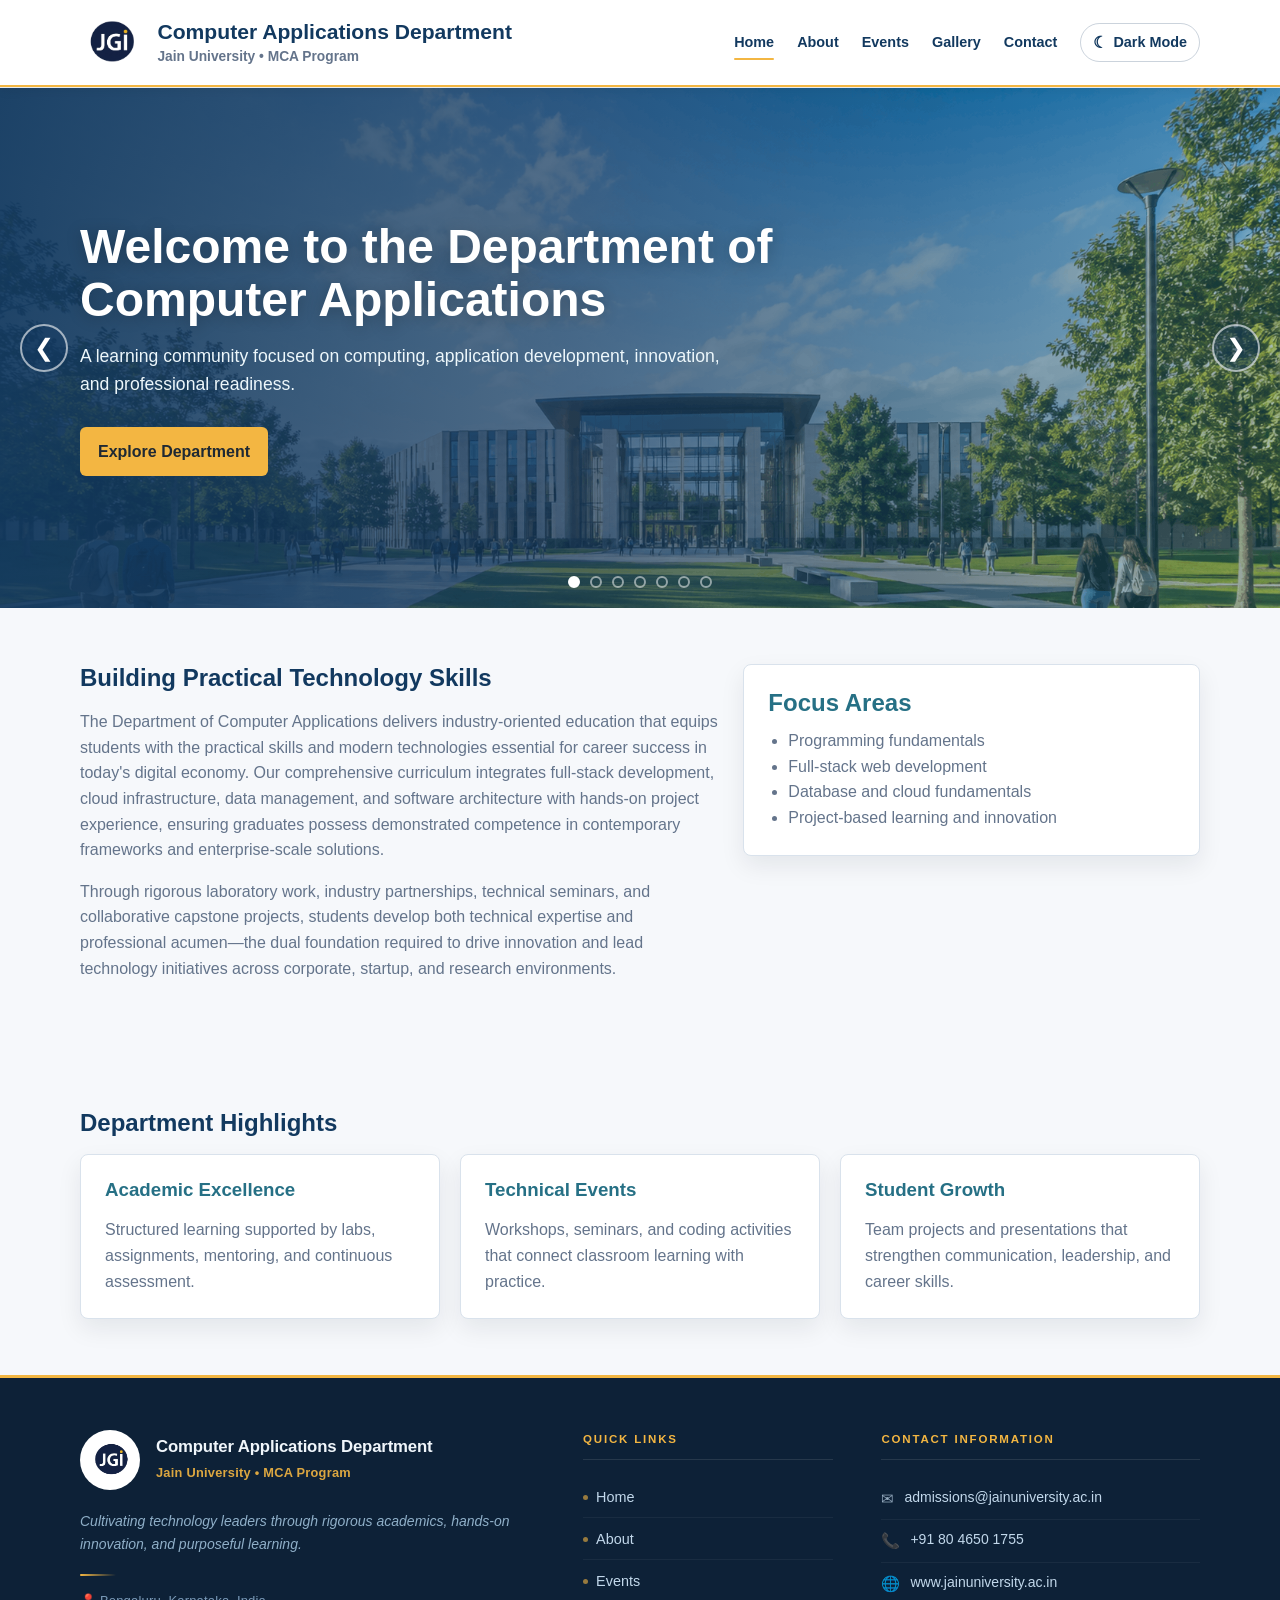
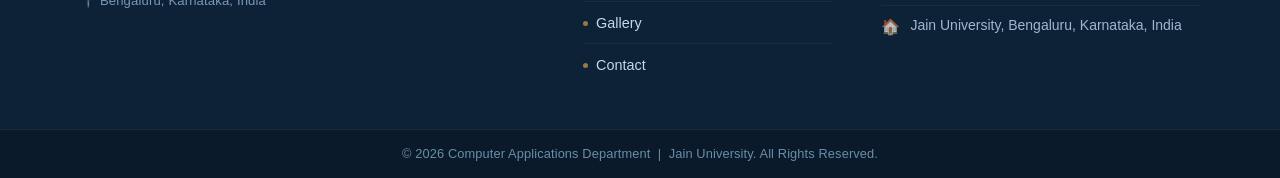
<file: index.html>
<!DOCTYPE html>
<html lang="en">
<head>
    <meta charset="UTF-8">
    <meta name="viewport" content="width=device-width, initial-scale=1.0">
    <meta name="description" content="Official website of the Computer Applications Department.">
    <title>Computer Applications Department | Home</title>
    <link rel="stylesheet" href="css/style.css">
    <script src="js/main.js" defer></script>
</head>
<body>
    <a class="skip-link" href="#main-content">Skip to main content</a>

    <!-- Header section is rendered dynamically by JavaScript -->
    <header id="site-header" class="site-header"></header>

    <main id="main-content">
        <!-- Hero section: department introduction with automatic image slider -->
        <section class="hero" aria-labelledby="home-title" role="region" aria-label="Hero image slider">
            <!-- Image slider container -->
            <div class="hero-slider">
                <img class="hero-slide hero-slide-active" src="assets/images/hero-university.png" alt="Modern university campus learning environment" aria-hidden="true">
                <img class="hero-slide" src="assets/images/Computer_lab.png" alt="Computer laboratory with workstations" aria-hidden="true">
                <img class="hero-slide" src="assets/images/Seminar_session.png" alt="Educational seminar session" aria-hidden="true">
                <img class="hero-slide" src="assets/images/Technical_workshop.png" alt="Technical workshop activity" aria-hidden="true">
                <img class="hero-slide" src="assets/images/Project_display.png" alt="Student project showcase" aria-hidden="true">
                <img class="hero-slide" src="assets/images/Student_activities.png" alt="Student activities and engagement" aria-hidden="true">
                <img class="hero-slide" src="assets/images/Coding_event.png" alt="Coding competition event" aria-hidden="true">
            </div>

            <!-- Previous slide button -->
            <button class="hero-nav-btn hero-prev" aria-label="Previous slide" aria-controls="home-title">
                <span aria-hidden="true">❮</span>
            </button>

            <!-- Next slide button -->
            <button class="hero-nav-btn hero-next" aria-label="Next slide" aria-controls="home-title">
                <span aria-hidden="true">❯</span>
            </button>

            <!-- Slide indicators (optional) -->
            <div class="hero-indicators" role="group" aria-label="Slide indicators">
                <button class="hero-indicator hero-indicator-active" aria-label="Slide 1" aria-current="true"></button>
                <button class="hero-indicator" aria-label="Slide 2"></button>
                <button class="hero-indicator" aria-label="Slide 3"></button>
                <button class="hero-indicator" aria-label="Slide 4"></button>
                <button class="hero-indicator" aria-label="Slide 5"></button>
                <button class="hero-indicator" aria-label="Slide 6"></button>
                <button class="hero-indicator" aria-label="Slide 7"></button>
            </div>

            <!-- Text overlay content (always visible on top) -->
            <div class="container">
                <h1 id="home-title">Welcome to the Department of Computer Applications</h1>
                <p>
                    A learning community focused on computing, application development,
                    innovation, and professional readiness.
                </p>
                <a href="about.html" class="button">Explore Department</a>
            </div>
        </section>

        <!-- Introduction section: department objectives and learning outcomes -->
        <section class="intro-section" aria-labelledby="intro-title">
            <div class="container intro-grid">
                <article class="intro-content">
                    <h2 id="intro-title">Building Practical Technology Skills</h2>
                    <p>
                        The Department of Computer Applications delivers industry-oriented education that equips students with the practical skills and modern technologies essential for career success in today's digital economy. Our comprehensive curriculum integrates full-stack development, cloud infrastructure, data management, and software architecture with hands-on project experience, ensuring graduates possess demonstrated competence in contemporary frameworks and enterprise-scale solutions.
                    </p>
                    <p>
                        Through rigorous laboratory work, industry partnerships, technical seminars, and collaborative capstone projects, students develop both technical expertise and professional acumen—the dual foundation required to drive innovation and lead technology initiatives across corporate, startup, and research environments.
                    </p>
                </article>

                <!-- Sidebar panel: main focus areas of the program -->
                <aside class="info-panel" aria-labelledby="focus-title">
                    <h2 id="focus-title">Focus Areas</h2>
                    <ul>
                        <li>Programming fundamentals</li>
                        <li>Full-stack web development</li>
                        <li>Database and cloud fundamentals</li>
                        <li>Project-based learning and innovation</li>
                    </ul>
                </aside>
            </div>
        </section>

        <!-- Highlights section: showcase department strengths -->
        <section class="highlights" aria-labelledby="highlights-title">
            <div class="container">
                <h2 id="highlights-title">Department Highlights</h2>
                <section class="highlight-grid" aria-labelledby="highlights-title">
                    <article class="highlight-card" aria-labelledby="academic-title">
                        <h3 id="academic-title">Academic Excellence</h3>
                        <p>Structured learning supported by labs, assignments, mentoring, and continuous assessment.</p>
                    </article>

                    <article class="highlight-card" aria-labelledby="technical-title">
                        <h3 id="technical-title">Technical Events</h3>
                        <p>Workshops, seminars, and coding activities that connect classroom learning with practice.</p>
                    </article>

                    <article class="highlight-card" aria-labelledby="growth-title">
                        <h3 id="growth-title">Student Growth</h3>
                        <p>Team projects and presentations that strengthen communication, leadership, and career skills.</p>
                    </article>
                </section>
            </div>
        </section>
    </main>

    <!-- Footer section is rendered dynamically by JavaScript -->
    <footer id="site-footer" class="site-footer"></footer>
</body>
</html>
</file>
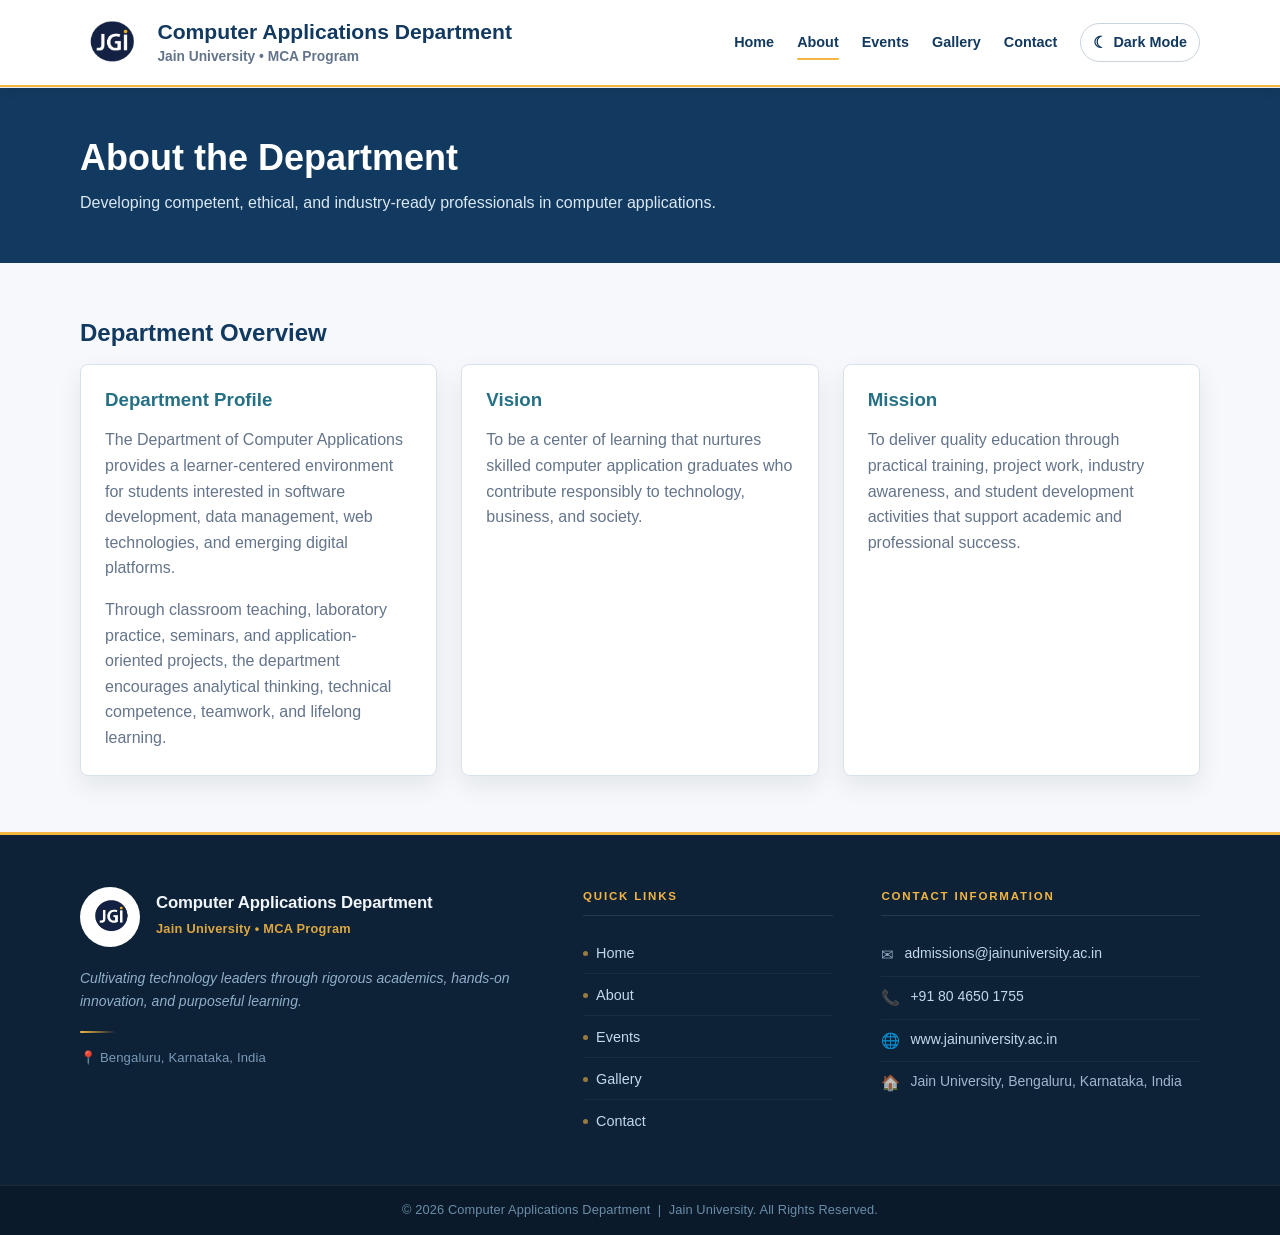
<file: about.html>
<!DOCTYPE html>
<html lang="en">
<head>
    <meta charset="UTF-8">
    <meta name="viewport" content="width=device-width, initial-scale=1.0">
    <meta name="description" content="Learn about the Computer Applications Department, including its profile, vision, and mission.">
    <title>Computer Applications Department | About</title>
    <link rel="stylesheet" href="css/style.css">
    <script src="js/main.js" defer></script>
</head>
<body>
    <a class="skip-link" href="#main-content">Skip to main content</a>

    <!-- Header section is rendered dynamically by JavaScript -->
    <header id="site-header" class="site-header"></header>

    <main id="main-content">
        <!-- Page header: about department overview -->
        <section class="page-header" aria-labelledby="about-title">
            <div class="container">
                <h1 id="about-title">About the Department</h1>
                <p>Developing competent, ethical, and industry-ready professionals in computer applications.</p>
            </div>
        </section>

        <!-- Department overview content section -->
        <section class="page-section" aria-labelledby="department-overview-title">
            <div class="container">
                <h2 id="department-overview-title">Department Overview</h2>
                <section class="content-layout" aria-labelledby="department-overview-title">
                    <article class="content-card" aria-labelledby="profile-title">
                        <h3 id="profile-title">Department Profile</h3>
                        <p>
                            The Department of Computer Applications provides a learner-centered
                            environment for students interested in software development, data
                            management, web technologies, and emerging digital platforms.
                        </p>
                        <p>
                            Through classroom teaching, laboratory practice, seminars, and
                            application-oriented projects, the department encourages analytical
                            thinking, technical competence, teamwork, and lifelong learning.
                        </p>
                    </article>

                    <article class="content-card" aria-labelledby="vision-title">
                        <h3 id="vision-title">Vision</h3>
                        <p>
                            To be a center of learning that nurtures skilled computer application
                            graduates who contribute responsibly to technology, business, and society.
                        </p>
                    </article>

                    <article class="content-card" aria-labelledby="mission-title">
                        <h3 id="mission-title">Mission</h3>
                        <p>
                            To deliver quality education through practical training, project work,
                            industry awareness, and student development activities that support
                            academic and professional success.
                        </p>
                    </article>
                </section>
            </div>
        </section>
    </main>

    <!-- Footer section is rendered dynamically by JavaScript -->
    <footer id="site-footer" class="site-footer"></footer>
</body>
</html>
</file>
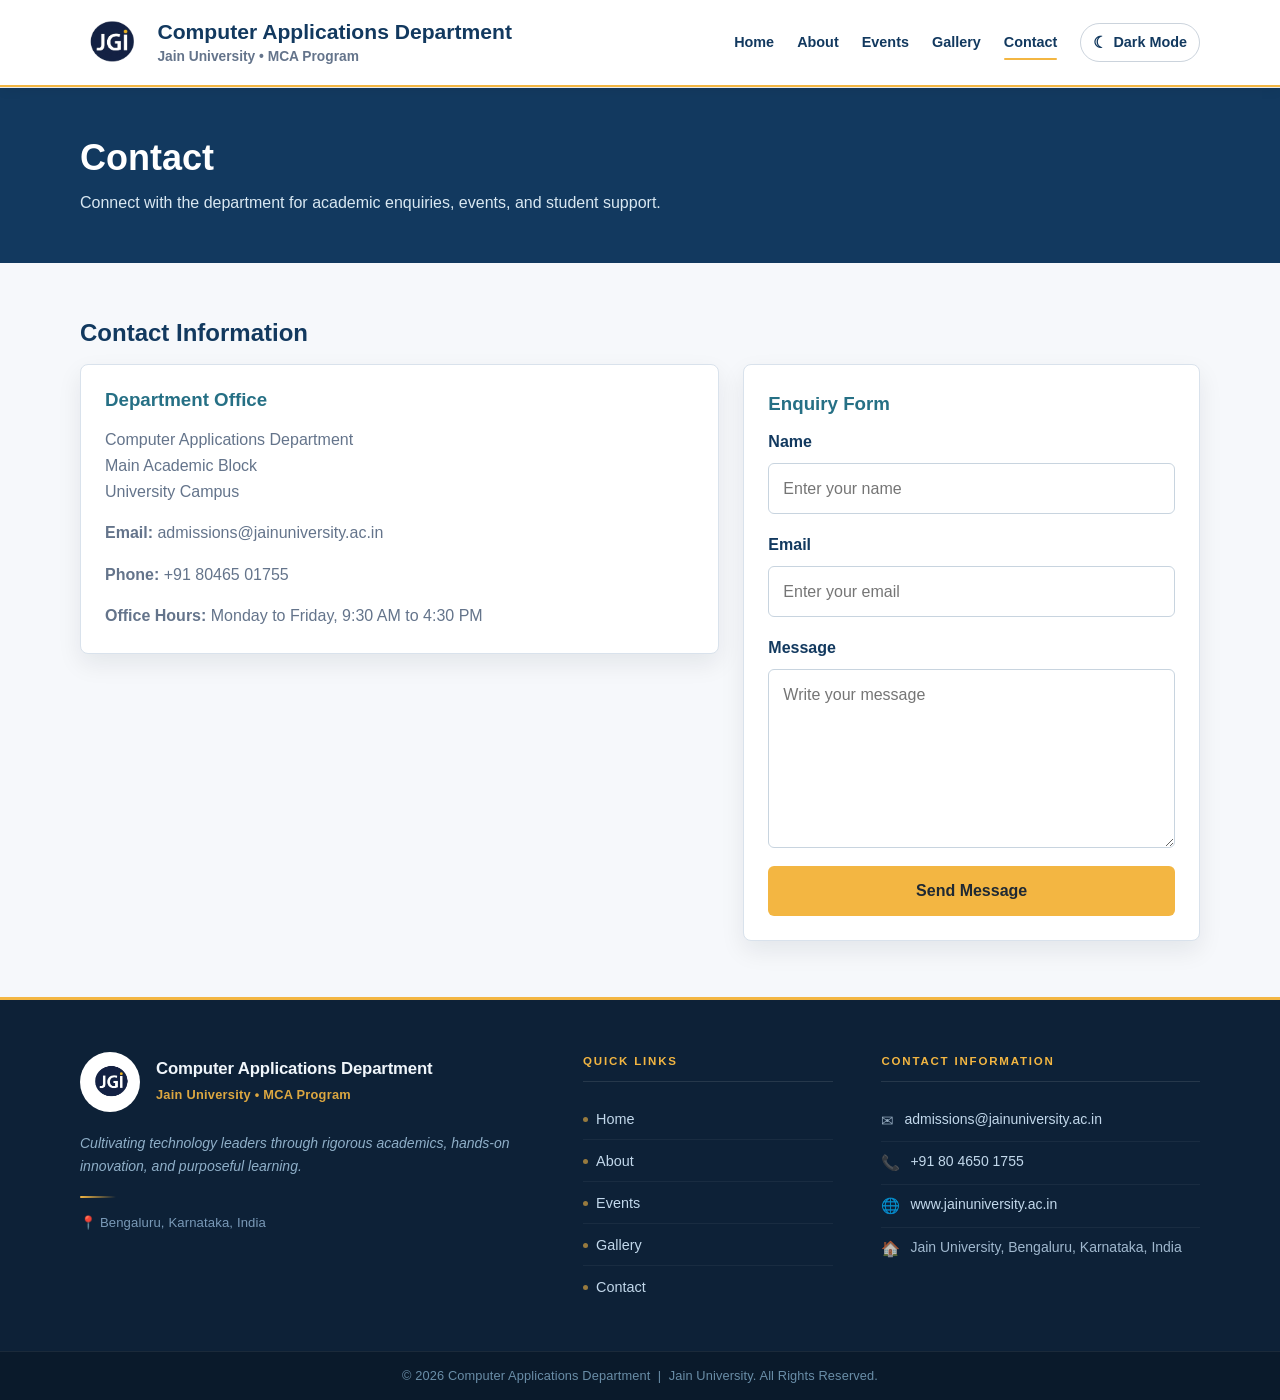
<file: contact.html>
<!DOCTYPE html>
<html lang="en">
<head>
    <meta charset="UTF-8">
    <meta name="viewport" content="width=device-width, initial-scale=1.0">
    <meta name="description" content="Contact the Computer Applications Department through office details or the enquiry form.">
    <title>Computer Applications Department | Contact</title>
    <link rel="stylesheet" href="css/style.css">
    <script src="js/main.js" defer></script>
</head>
<body>
    <a class="skip-link" href="#main-content">Skip to main content</a>

    <!-- Header section is rendered dynamically by JavaScript -->
    <header id="site-header" class="site-header"></header>

    <main id="main-content">
        <!-- Contact page header with department contact details -->
        <section class="page-header" aria-labelledby="contact-title">
            <div class="container">
                <h1 id="contact-title">Contact</h1>
                <p>Connect with the department for academic enquiries, events, and student support.</p>
            </div>
        </section>

        <!-- Contact information and enquiry form layout -->
        <section class="page-section" aria-labelledby="contact-section-title">
            <div class="container">
                <h2 id="contact-section-title">Contact Information</h2>
                <section class="contact-layout" aria-labelledby="contact-section-title">
                    <section class="contact-details" aria-labelledby="office-title">
                        <h3 id="office-title">Department Office</h3>
                        <p>
                            Computer Applications Department<br>
                            Main Academic Block<br>
                            University Campus
                        </p>
                        <p><strong>Email:</strong> admissions@jainuniversity.ac.in</p>
                        <p><strong>Phone:</strong> +91 80465 01755</p>
                        <p><strong>Office Hours:</strong> Monday to Friday, 9:30 AM to 4:30 PM</p>
                    </section>

                    <form class="contact-form" action="#" method="post" aria-labelledby="enquiry-form-title">
                        <fieldset>
                            <legend id="enquiry-form-title">Enquiry Form</legend>

                            <p class="form-group">
                                <label for="name">Name</label>
                                <input type="text" id="name" name="name" autocomplete="name" placeholder="Enter your name" required>
                            </p>

                            <p class="form-group">
                                <label for="email">Email</label>
                                <input type="email" id="email" name="email" autocomplete="email" placeholder="Enter your email" required>
                            </p>

                            <p class="form-group">
                                <label for="message">Message</label>
                                <textarea id="message" name="message" rows="6" placeholder="Write your message" required></textarea>
                            </p>

                            <button class="button" type="submit">Send Message</button>
                        </fieldset>
                    </form>
                </section>
            </div>
        </section>
    </main>

    <!-- Footer section is rendered dynamically by JavaScript -->
    <footer id="site-footer" class="site-footer"></footer>
</body>
</html>
</file>
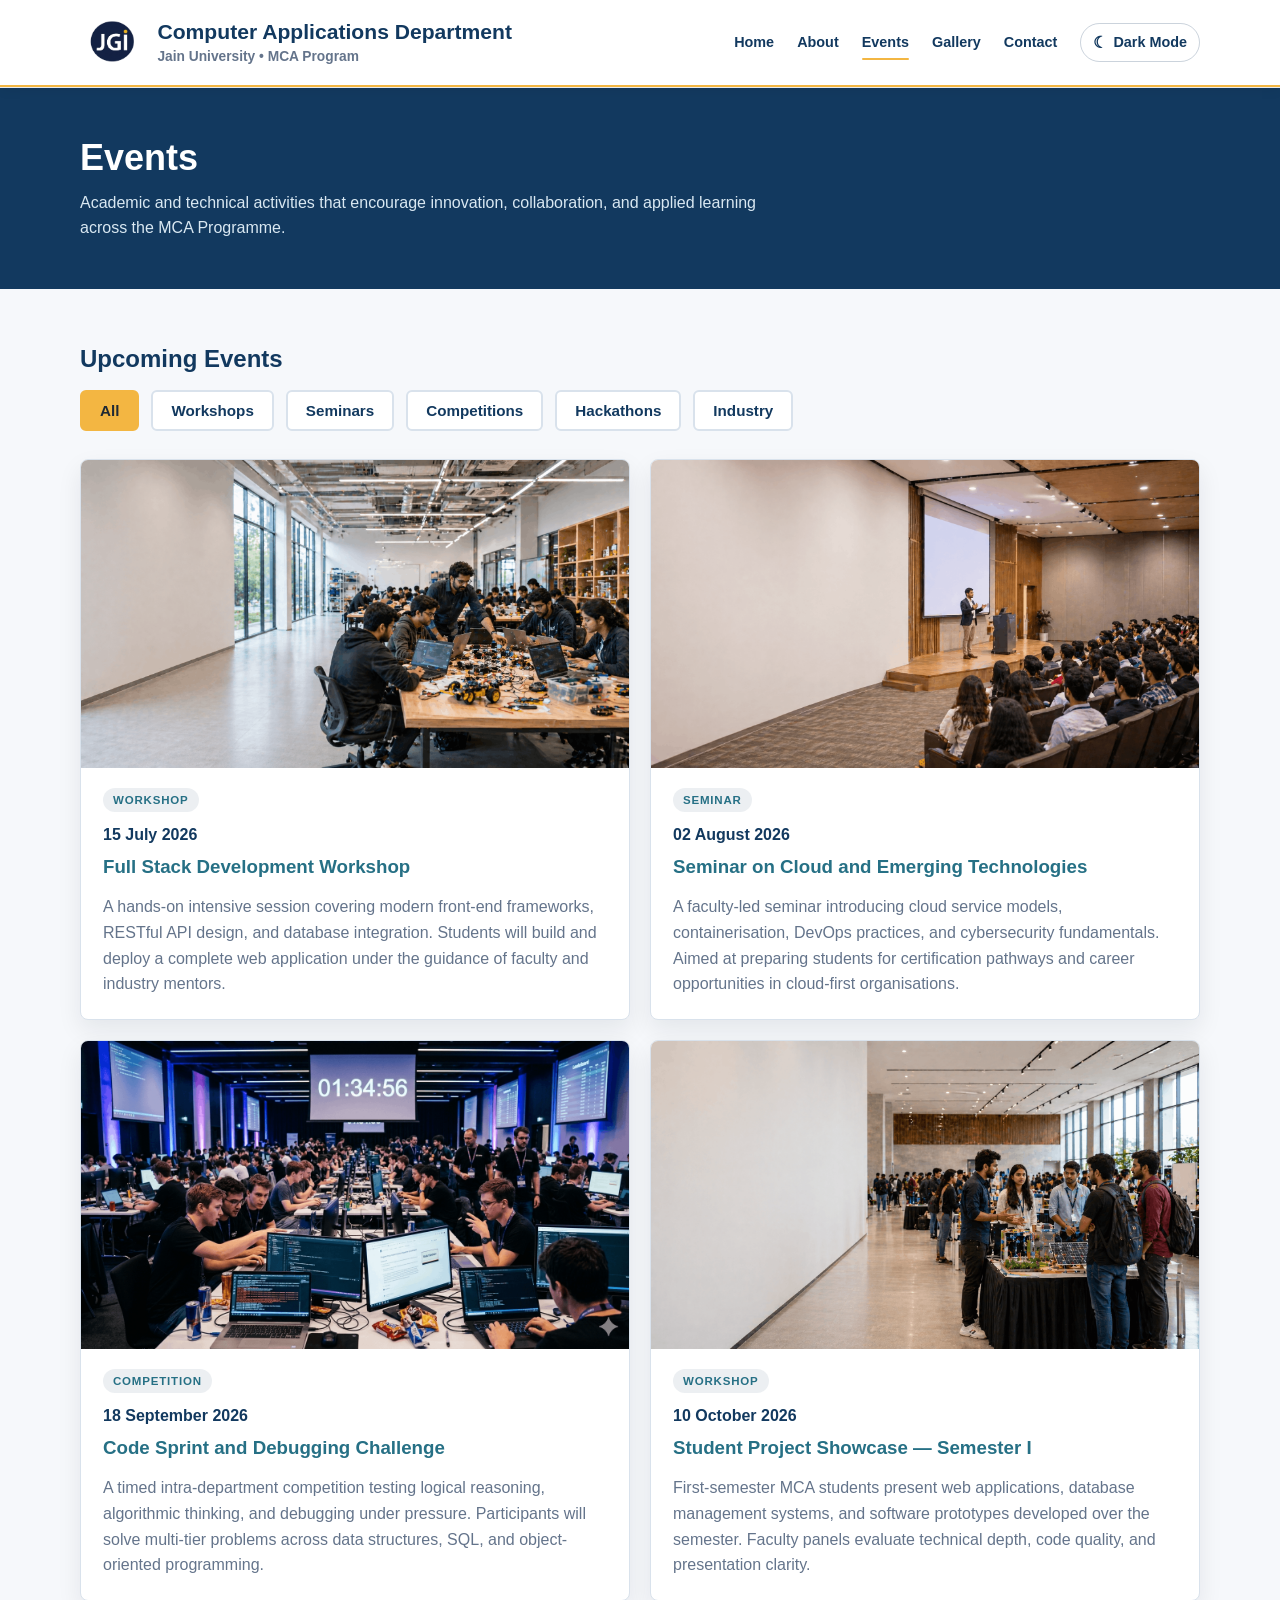
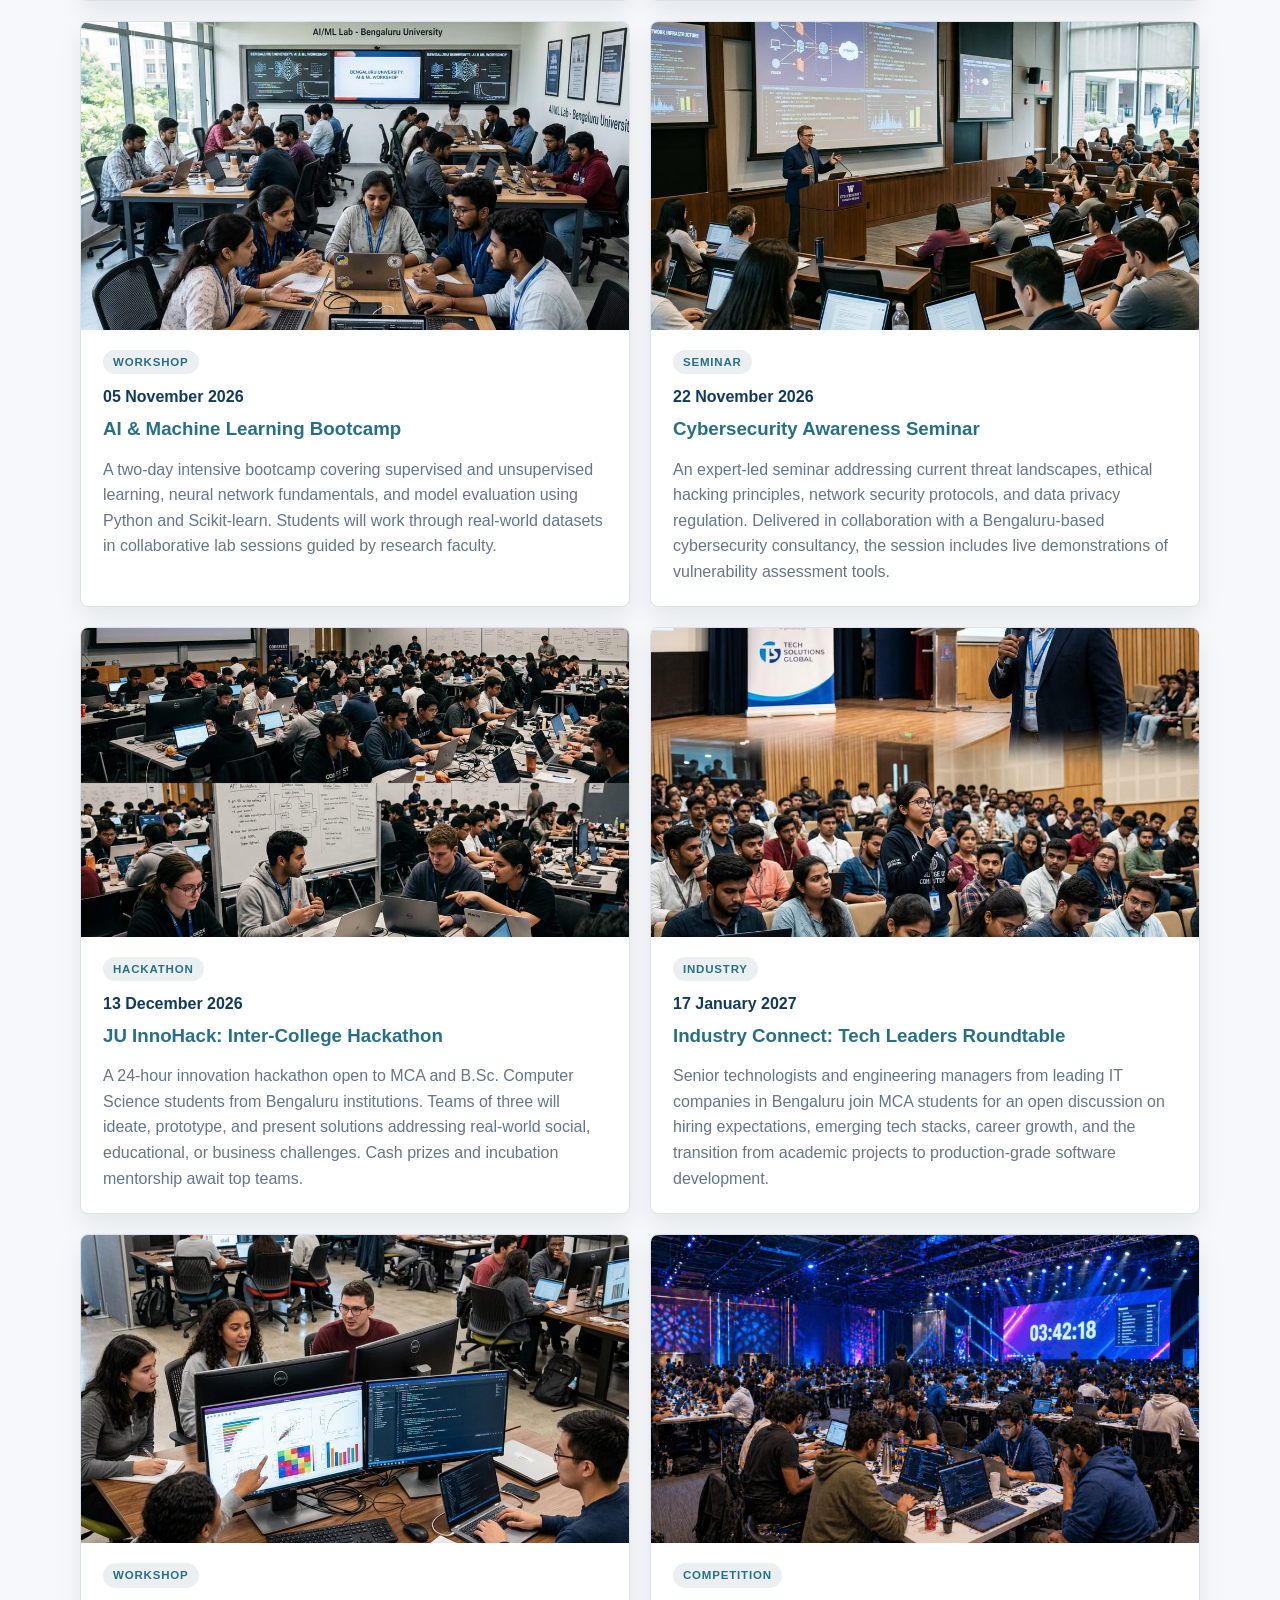
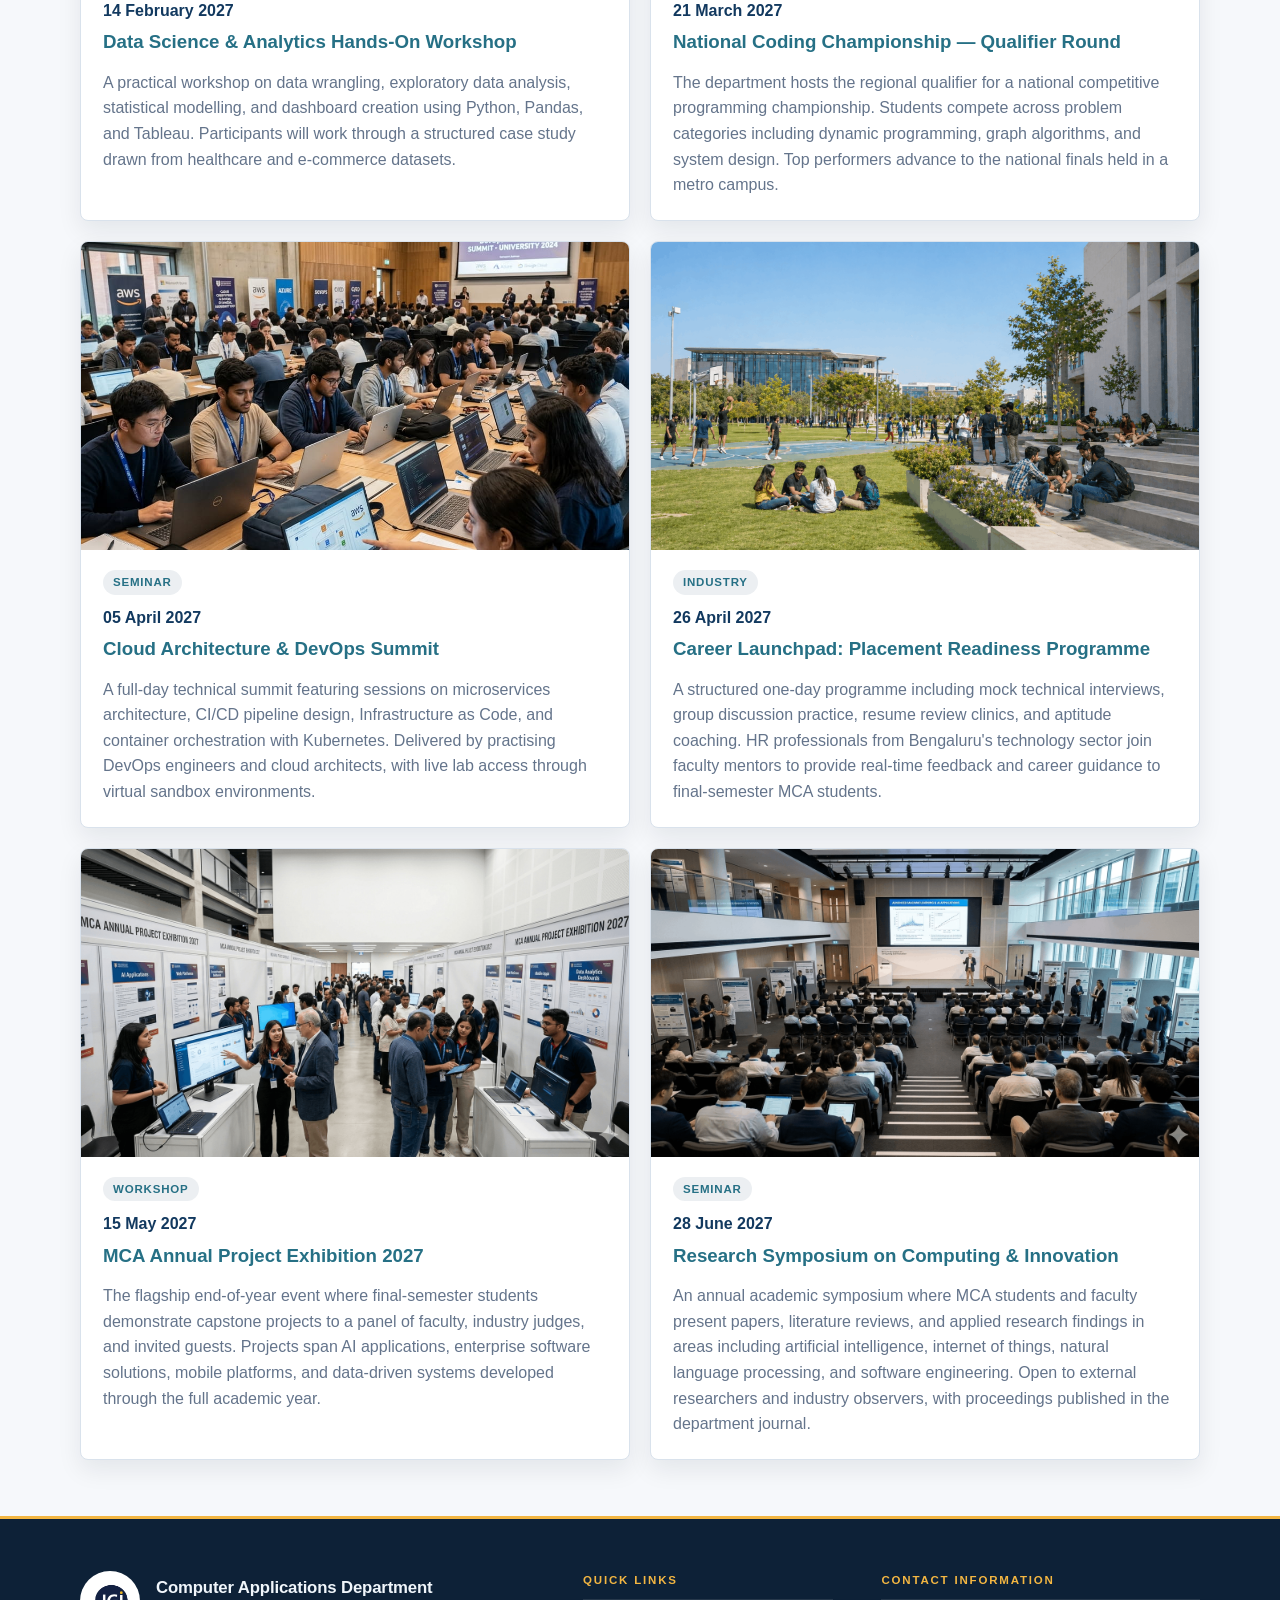
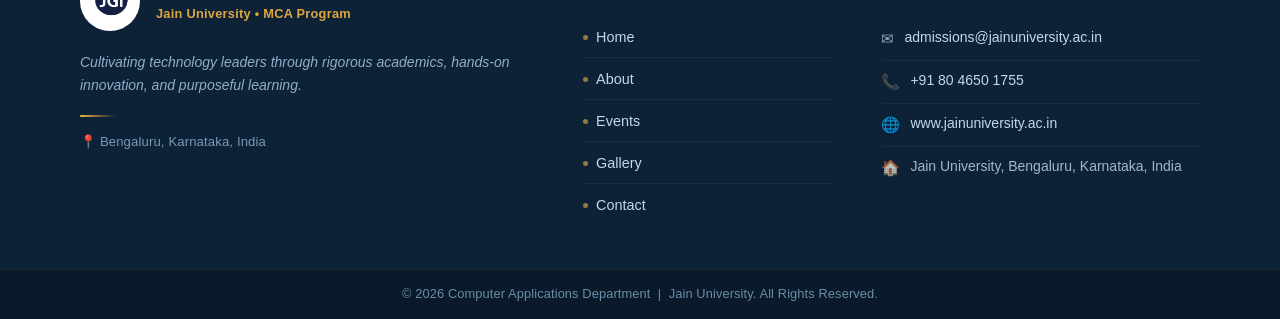
<file: events.html>
<!DOCTYPE html>
<html lang="en">

<head>
    <meta charset="UTF-8">
    <meta name="viewport" content="width=device-width, initial-scale=1.0">
    <meta name="description"
        content="Explore upcoming workshops, seminars, hackathons, coding competitions, and industry events from the Computer Applications Department at Jain University.">
    <title>Computer Applications Department | Events</title>
    <link rel="stylesheet" href="css/style.css">
    <script src="js/main.js" defer></script>
</head>

<body>
    <a class="skip-link" href="#main-content">Skip to main content</a>

    <!-- Header section is rendered dynamically by JavaScript -->
    <header id="site-header" class="site-header"></header>

    <main id="main-content">
        <!-- Events page header -->
        <section class="page-header" aria-labelledby="events-title">
            <div class="container">
                <h1 id="events-title">Events</h1>
                <p>Academic and technical activities that encourage innovation, collaboration, and applied learning
                    across the MCA Programme.</p>
            </div>
        </section>

        <!-- Upcoming events section with event cards -->
        <section class="page-section" aria-labelledby="events-list-title">
            <div class="container">
                <h2 id="events-list-title">Upcoming Events</h2>

                <!-- Filter buttons for event categorisation -->
                <div class="event-filter-controls" role="group" aria-label="Filter events by category">
                    <button class="filter-btn filter-btn-active" data-filter="all" aria-pressed="true">All</button>
                    <button class="filter-btn" data-filter="workshops" aria-pressed="false">Workshops</button>
                    <button class="filter-btn" data-filter="seminars" aria-pressed="false">Seminars</button>
                    <button class="filter-btn" data-filter="competitions" aria-pressed="false">Competitions</button>
                    <button class="filter-btn" data-filter="hackathons" aria-pressed="false">Hackathons</button>
                    <button class="filter-btn" data-filter="industry" aria-pressed="false">Industry</button>
                </div>

                <!-- Event cards grid -->
                <section class="event-grid" aria-labelledby="events-list-title">

                    <!-- 1. Full Stack Development Workshop -->
                    <article class="event-card" data-category="workshops" aria-labelledby="ev-fullstack-title">
                        <img class="event-card-img" src="assets/images/Technical_workshop.png"
                            alt="Students participating in a full stack web development workshop">
                        <div class="event-card-body">
                            <span class="event-badge">Workshop</span>
                            <time class="event-date" datetime="2026-07-15">15 July 2026</time>
                            <h3 id="ev-fullstack-title">Full Stack Development Workshop</h3>
                            <p>A hands-on intensive session covering modern front-end frameworks, RESTful API design,
                                and database integration. Students will build and deploy a complete web application
                                under the guidance of faculty and industry mentors.</p>
                        </div>
                    </article>

                    <!-- 2. Seminar on Cloud and Emerging Technologies -->
                    <article class="event-card" data-category="seminars" aria-labelledby="ev-cloud-seminar-title">
                        <img class="event-card-img" src="assets/images/Seminar_session.png"
                            alt="Faculty-led seminar on cloud computing and emerging technologies">
                        <div class="event-card-body">
                            <span class="event-badge">Seminar</span>
                            <time class="event-date" datetime="2026-08-02">02 August 2026</time>
                            <h3 id="ev-cloud-seminar-title">Seminar on Cloud and Emerging Technologies</h3>
                            <p>A faculty-led seminar introducing cloud service models, containerisation, DevOps
                                practices, and cybersecurity fundamentals. Aimed at preparing students for certification
                                pathways and career opportunities in cloud-first organisations.</p>
                        </div>
                    </article>

                    <!-- 3. Code Sprint and Debugging Challenge -->
                    <article class="event-card" data-category="competitions" aria-labelledby="ev-code-sprint-title">
                        <img class="event-card-img" src="assets/images/code-sprint.png"
                            alt="Students competing in a timed code sprint and debugging challenge">
                        <div class="event-card-body">
                            <span class="event-badge">Competition</span>
                            <time class="event-date" datetime="2026-09-18">18 September 2026</time>
                            <h3 id="ev-code-sprint-title">Code Sprint and Debugging Challenge</h3>
                            <p>A timed intra-department competition testing logical reasoning, algorithmic thinking, and
                                debugging under pressure. Participants will solve multi-tier problems across data
                                structures, SQL, and object-oriented programming.</p>
                        </div>
                    </article>

                    <!-- 4. Student Project Showcase -->
                    <article class="event-card" data-category="workshops" aria-labelledby="ev-project-showcase-title">
                        <img class="event-card-img" src="assets/images/Project_display.png"
                            alt="Students presenting software projects to faculty and peers">
                        <div class="event-card-body">
                            <span class="event-badge">Workshop</span>
                            <time class="event-date" datetime="2026-10-10">10 October 2026</time>
                            <h3 id="ev-project-showcase-title">Student Project Showcase — Semester I</h3>
                            <p>First-semester MCA students present web applications, database management systems, and
                                software prototypes developed over the semester. Faculty panels evaluate technical
                                depth, code quality, and presentation clarity.</p>
                        </div>
                    </article>

                    <!-- 5. AI & Machine Learning Bootcamp -->
                    <article class="event-card" data-category="workshops" aria-labelledby="ev-aiml-title">
                        <img class="event-card-img" src="assets/images/event_ai_ml_bootcamp.jpg"
                            alt="Students working on AI and machine learning exercises in a university computer lab">
                        <div class="event-card-body">
                            <span class="event-badge">Workshop</span>
                            <time class="event-date" datetime="2026-11-05">05 November 2026</time>
                            <h3 id="ev-aiml-title">AI & Machine Learning Bootcamp</h3>
                            <p>A two-day intensive bootcamp covering supervised and unsupervised learning, neural
                                network fundamentals, and model evaluation using Python and Scikit-learn. Students will
                                work through real-world datasets in collaborative lab sessions guided by research
                                faculty.</p>
                        </div>
                    </article>

                    <!-- 6. Cybersecurity Awareness Seminar -->
                    <article class="event-card" data-category="seminars" aria-labelledby="ev-cybersec-title">
                        <img class="event-card-img" src="assets/images/event_cybersecurity_seminar.jpg"
                            alt="University cybersecurity awareness seminar with students and an expert presenter">
                        <div class="event-card-body">
                            <span class="event-badge">Seminar</span>
                            <time class="event-date" datetime="2026-11-22">22 November 2026</time>
                            <h3 id="ev-cybersec-title">Cybersecurity Awareness Seminar</h3>
                            <p>An expert-led seminar addressing current threat landscapes, ethical hacking principles,
                                network security protocols, and data privacy regulation. Delivered in collaboration with
                                a Bengaluru-based cybersecurity consultancy, the session includes live demonstrations of
                                vulnerability assessment tools.</p>
                        </div>
                    </article>

                    <!-- 7. JU InnoHack: Inter-College Hackathon -->
                    <article class="event-card" data-category="hackathons" aria-labelledby="ev-hackathon-title">
                        <img class="event-card-img" src="assets/images/event_hackathon.jpg"
                            alt="Teams of students coding intensely during an inter-college hackathon event">
                        <div class="event-card-body">
                            <span class="event-badge">Hackathon</span>
                            <time class="event-date" datetime="2026-12-13">13 December 2026</time>
                            <h3 id="ev-hackathon-title">JU InnoHack: Inter-College Hackathon</h3>
                            <p>A 24-hour innovation hackathon open to MCA and B.Sc. Computer Science students from
                                Bengaluru institutions. Teams of three will ideate, prototype, and present solutions
                                addressing real-world social, educational, or business challenges. Cash prizes and
                                incubation mentorship await top teams.</p>
                        </div>
                    </article>

                    <!-- 8. Industry Connect: Tech Leaders Roundtable -->
                    <article class="event-card" data-category="industry" aria-labelledby="ev-industry-title">
                        <img class="event-card-img" src="assets/images/event_industry_talk.jpg"
                            alt="Industry professionals interacting with MCA students at a roundtable session">
                        <div class="event-card-body">
                            <span class="event-badge">Industry</span>
                            <time class="event-date" datetime="2027-01-17">17 January 2027</time>
                            <h3 id="ev-industry-title">Industry Connect: Tech Leaders Roundtable</h3>
                            <p>Senior technologists and engineering managers from leading IT companies in Bengaluru join
                                MCA students for an open discussion on hiring expectations, emerging tech stacks, career
                                growth, and the transition from academic projects to production-grade software
                                development.</p>
                        </div>
                    </article>

                    <!-- 9. Data Science & Analytics Hands-On Workshop -->
                    <article class="event-card" data-category="workshops" aria-labelledby="ev-datascience-title">
                        <img class="event-card-img" src="assets/images/event_data_analytics.jpg"
                            alt="Students analysing data visualisations and charts in a university data science workshop">
                        <div class="event-card-body">
                            <span class="event-badge">Workshop</span>
                            <time class="event-date" datetime="2027-02-14">14 February 2027</time>
                            <h3 id="ev-datascience-title">Data Science &amp; Analytics Hands-On Workshop</h3>
                            <p>A practical workshop on data wrangling, exploratory data analysis, statistical modelling,
                                and dashboard creation using Python, Pandas, and Tableau. Participants will work through
                                a structured case study drawn from healthcare and e-commerce datasets.</p>
                        </div>
                    </article>

                    <!-- 10. National Coding Championship Qualifier -->
                    <article class="event-card" data-category="competitions" aria-labelledby="ev-ncc-title">
                        <img class="event-card-img" src="assets/images/Coding_event.png"
                            alt="MCA students competing in a national coding championship qualifier round">
                        <div class="event-card-body">
                            <span class="event-badge">Competition</span>
                            <time class="event-date" datetime="2027-03-21">21 March 2027</time>
                            <h3 id="ev-ncc-title">National Coding Championship — Qualifier Round</h3>
                            <p>The department hosts the regional qualifier for a national competitive programming
                                championship. Students compete across problem categories including dynamic programming,
                                graph algorithms, and system design. Top performers advance to the national finals held
                                in a metro campus.</p>
                        </div>
                    </article>

                    <!-- 11. Cloud Architecture & DevOps Summit -->
                    <article class="event-card" data-category="seminars" aria-labelledby="ev-devops-title">
                        <img class="event-card-img" src="assets/images/event_cloud_devops.jpg"
                            alt="Students at a cloud computing and DevOps technical summit">
                        <div class="event-card-body">
                            <span class="event-badge">Seminar</span>
                            <time class="event-date" datetime="2027-04-05">05 April 2027</time>
                            <h3 id="ev-devops-title">Cloud Architecture &amp; DevOps Summit</h3>
                            <p>A full-day technical summit featuring sessions on microservices architecture, CI/CD
                                pipeline design, Infrastructure as Code, and container orchestration with Kubernetes.
                                Delivered by practising DevOps engineers and cloud architects, with live lab access
                                through virtual sandbox environments.</p>
                        </div>
                    </article>

                    <!-- 12. Career Launchpad: Placement Readiness Programme -->
                    <article class="event-card" data-category="industry" aria-labelledby="ev-career-title">
                        <img class="event-card-img" src="assets/images/Student_activities.png"
                            alt="MCA students participating in placement preparation and career development activities">
                        <div class="event-card-body">
                            <span class="event-badge">Industry</span>
                            <time class="event-date" datetime="2027-04-26">26 April 2027</time>
                            <h3 id="ev-career-title">Career Launchpad: Placement Readiness Programme</h3>
                            <p>A structured one-day programme including mock technical interviews, group discussion
                                practice, resume review clinics, and aptitude coaching. HR professionals from
                                Bengaluru's technology sector join faculty mentors to provide real-time feedback and
                                career guidance to final-semester MCA students.</p>
                        </div>
                    </article>

                    <!-- 13. MCA Annual Project Exhibition 2027 -->
                    <article class="event-card" data-category="workshops" aria-labelledby="ev-annual-expo-title">
                        <img class="event-card-img" src="assets/images/project-exhibition.png"
                            alt="MCA students presenting their final year projects at the annual exhibition">
                        <div class="event-card-body">
                            <span class="event-badge">Workshop</span>
                            <time class="event-date" datetime="2027-05-15">15 May 2027</time>
                            <h3 id="ev-annual-expo-title">MCA Annual Project Exhibition 2027</h3>
                            <p>The flagship end-of-year event where final-semester students demonstrate capstone
                                projects to a panel of faculty, industry judges, and invited guests. Projects span AI
                                applications, enterprise software solutions, mobile platforms, and data-driven systems
                                developed through the full academic year.</p>
                        </div>
                    </article>

                    <!-- 14. Research Symposium on Computing & Innovation -->
                    <article class="event-card" data-category="seminars" aria-labelledby="ev-research-title">
                        <img class="event-card-img" src="assets/images/research.png"
                            alt="Faculty and students presenting research at a computing and innovation symposium">
                        <div class="event-card-body">
                            <span class="event-badge">Seminar</span>
                            <time class="event-date" datetime="2027-06-28">28 June 2027</time>
                            <h3 id="ev-research-title">Research Symposium on Computing &amp; Innovation</h3>
                            <p>An annual academic symposium where MCA students and faculty present papers, literature
                                reviews, and applied research findings in areas including artificial intelligence,
                                internet of things, natural language processing, and software engineering. Open to
                                external researchers and industry observers, with proceedings published in the
                                department journal.</p>
                        </div>
                    </article>

                </section>
            </div>
        </section>
    </main>

    <!-- Footer section is rendered dynamically by JavaScript -->
    <footer id="site-footer" class="site-footer"></footer>
</body>

</html>
</file>
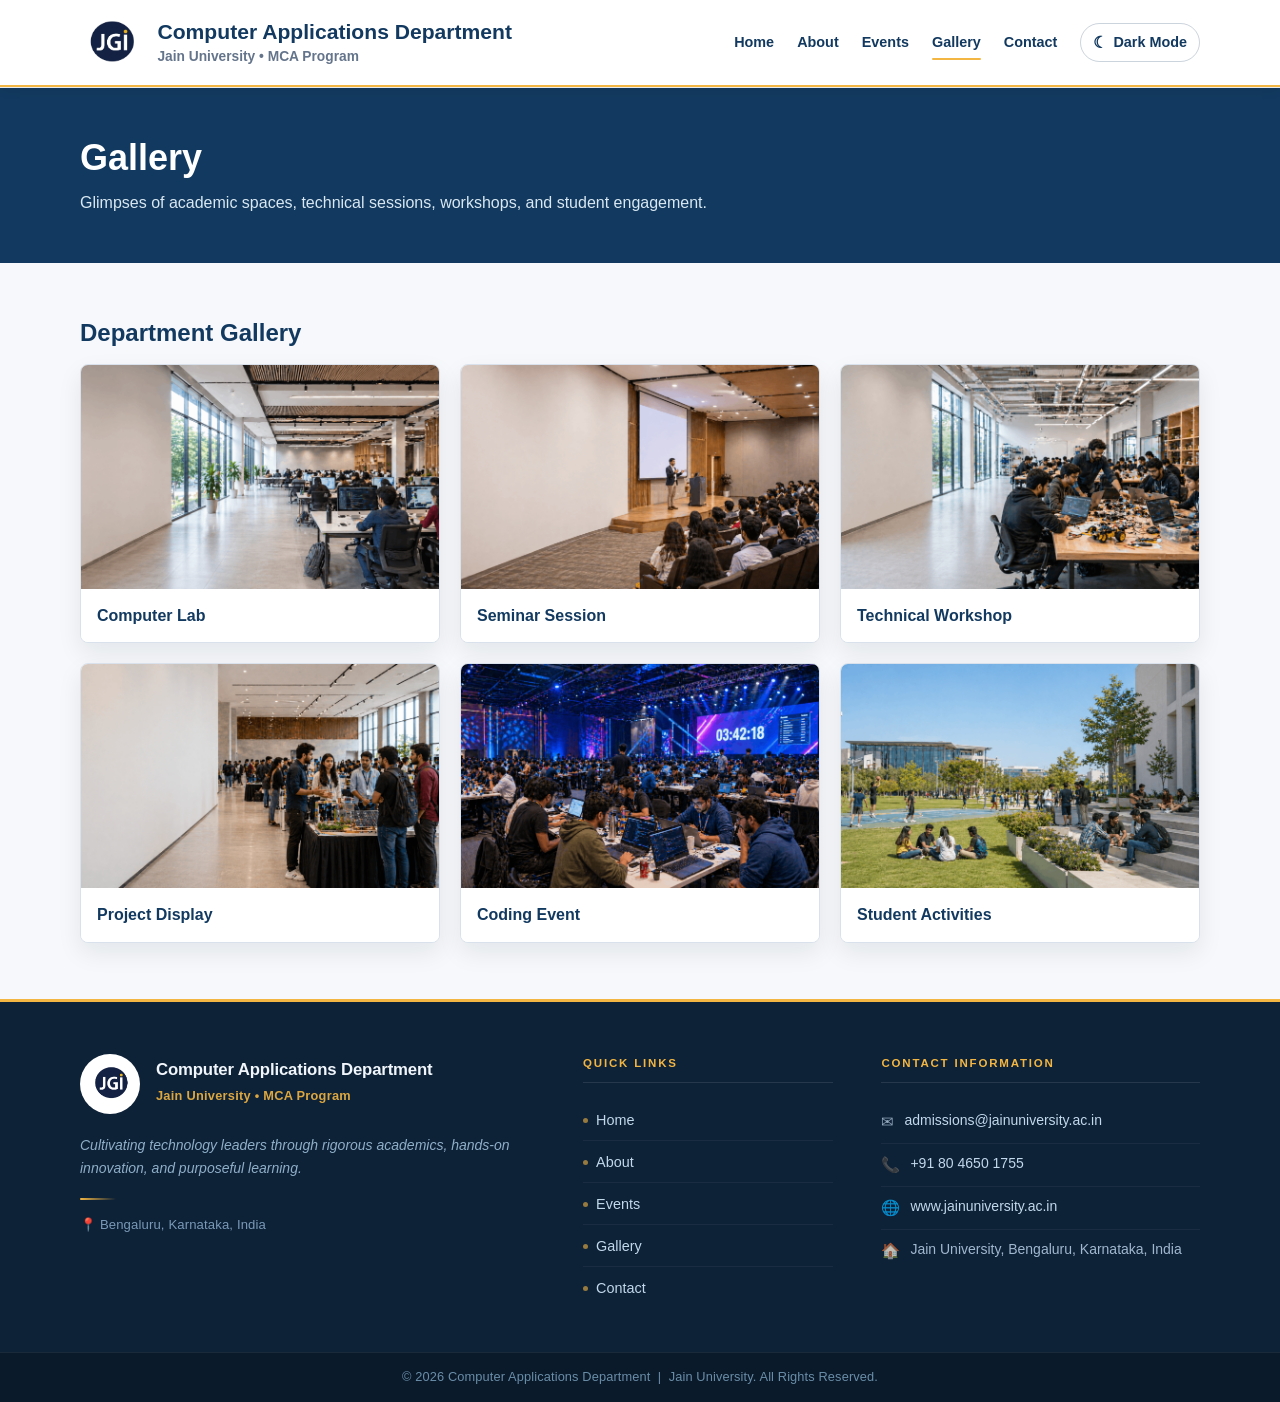
<file: gallery.html>
<!DOCTYPE html>
<html lang="en">
<head>
    <meta charset="UTF-8">
    <meta name="viewport" content="width=device-width, initial-scale=1.0">
    <meta name="description" content="Browse gallery highlights from Computer Applications Department labs, seminars, workshops, projects, and student activities.">
    <title>Computer Applications Department | Gallery</title>
    <link rel="stylesheet" href="css/style.css">
    <script src="js/main.js" defer></script>
</head>
<body>
    <a class="skip-link" href="#main-content">Skip to main content</a>

    <!-- Header section is rendered dynamically by JavaScript -->
    <header id="site-header" class="site-header"></header>

    <main id="main-content">
        <!-- Gallery page header with department photo highlights -->
        <section class="page-header" aria-labelledby="gallery-title">
            <div class="container">
                <h1 id="gallery-title">Gallery</h1>
                <p>Glimpses of academic spaces, technical sessions, workshops, and student engagement.</p>
            </div>
        </section>

        <!-- Local gallery assets displayed in a responsive grid -->
        <section class="page-section" aria-labelledby="gallery-grid-title">
            <div class="container">
                <h2 id="gallery-grid-title">Department Gallery</h2>
                <section class="gallery-grid" aria-labelledby="gallery-grid-title">
                    <figure class="gallery-item">
                        <img src="assets/images/Computer_lab.png" alt="Modern computer laboratory equipped with desktop computers for student programming and development work" loading="lazy" decoding="async">
                        <figcaption>Computer Lab</figcaption>
                    </figure>

                    <figure class="gallery-item">
                        <img src="assets/images/Seminar_session.png" alt="Professional seminar session with audience attending in auditorium setting" loading="lazy" decoding="async">
                        <figcaption>Seminar Session</figcaption>
                    </figure>

                    <figure class="gallery-item">
                        <img src="assets/images/Technical_workshop.png" alt="Interactive technical workshop with students collaborating on laptops" loading="lazy" decoding="async">
                        <figcaption>Technical Workshop</figcaption>
                    </figure>

                    <figure class="gallery-item">
                        <img src="assets/images/Project_display.png" alt="Student project showcase displaying software applications on screens" loading="lazy" decoding="async">
                        <figcaption>Project Display</figcaption>
                    </figure>

                    <figure class="gallery-item">
                        <img src="assets/images/Coding_event.png" alt="Dynamic coding competition event with participants and presentation screen" loading="lazy" decoding="async">
                        <figcaption>Coding Event</figcaption>
                    </figure>

                    <figure class="gallery-item">
                        <img src="assets/images/Student_activities.png" alt="Students engaged in collaborative activities and discussions on campus" loading="lazy" decoding="async">
                        <figcaption>Student Activities</figcaption>
                    </figure>
                </section>
            </div>
        </section>
    </main>

    <!-- Footer section is rendered dynamically by JavaScript -->
    <footer id="site-footer" class="site-footer"></footer>
</body>
</html>
</file>
<file: css/style.css>
/* ==============================
   Global variables and reset
   ============================== */
:root {
    --color-primary: #12395f;
    --color-secondary: #267085;
    --color-accent: #f3b642;
    --color-text: #1f2933;
    --color-muted: #64748b;
    --color-surface: #ffffff;
    --color-background: #f6f8fb;
    --color-border: #d9e2ec;
    --radius-sm: 6px;
    --radius-md: 8px;
    --shadow-soft: 0 10px 24px rgba(17, 24, 39, 0.08);
    --shadow-hover: 0 16px 32px rgba(17, 24, 39, 0.12);
    --transition: 220ms ease;
}

/* Base element reset to ensure consistent layout sizing */
* {
    box-sizing: border-box;
}

/* Global page layout and typography */
html {
    scroll-behavior: smooth;
    width: 100%;
    max-width: 100%;
    overflow-x: hidden;
}

body {
    margin: 0;
    font-family: "Segoe UI", Roboto, Arial, Helvetica, sans-serif;
    line-height: 1.6;
    color: var(--color-text);
    background: var(--color-background);
    max-width: 100%;
    overflow-x: hidden;
}

h1,
h2,
h3,
p {
    overflow-wrap: break-word;
}

h1,
h2,
h3 {
    line-height: 1.2;
}

img,
input,
textarea,
button {
    max-width: 100%;
}

img {
    height: auto;
}

a {
    color: inherit;
    text-decoration: none;
    transition: color var(--transition), background-color var(--transition), transform var(--transition);
}

.container {
    width: min(1120px, calc(100% - 32px));
    margin: 0 auto;
}

.skip-link {
    position: absolute;
    left: 16px;
    top: 12px;
    z-index: 10;
    padding: 10px 14px;
    border-radius: var(--radius-sm);
    color: #ffffff;
    background: var(--color-primary);
    transform: translateY(-140%);
}

.skip-link:focus {
    transform: translateY(0);
}

.visually-hidden {
    position: absolute;
    width: 1px;
    height: 1px;
    overflow: hidden;
    clip: rect(0, 0, 0, 0);
    white-space: nowrap;
}

main {
    min-height: 70vh;
    max-width: 100%;
}

/* ==============================
   Header styles
   ============================== */
.site-header {
    max-width: 100%;
    background: #ffffff;
    border-bottom: 1px solid rgba(18, 57, 95, 0.1);
    box-shadow: 0 2px 12px rgba(0, 0, 0, 0.06);
    position: relative;
    z-index: 50;
}

.site-header::after {
    position: absolute;
    right: 0;
    bottom: 0;
    left: 0;
    height: 2px;
    background: var(--color-accent);
    content: "";
}

.header-content {
    display: flex;
    align-items: center;
    justify-content: space-between;
    gap: clamp(20px, 3vw, 36px);
    padding: 12px 0 14px;
}

.header-content > * {
    max-width: 100%;
}

.brand {
    display: flex;
    align-items: center;
    gap: 16px;
    min-width: 0;
    flex: 1 1 380px;
    color: inherit;
}

.site-logo {
    width: clamp(58px, 4.8vw, 66px);
    height: clamp(58px, 4.8vw, 66px);
    object-fit: cover;
    border-radius: 50%;
    flex-shrink: 0;
    image-rendering: -webkit-optimize-contrast;
    image-rendering: crisp-edges;
    transition: transform 0.3s ease;
}

.brand:hover .site-logo,
.brand:focus-visible .site-logo {
    transform: scale(1.03);
}

.brand-text {
    display: flex;
    flex-direction: column;
    gap: 5px;
    min-width: 0;
}

.site-title {
    margin: 0;
    font-size: clamp(1.2rem, 1.65vw, 1.48rem);
    color: var(--color-primary);
    font-weight: 700;
    letter-spacing: 0;
    line-height: 1.12;
    white-space: nowrap;
}

.site-subtitle {
    margin: 0;
    color: var(--color-muted);
    font-size: 0.86rem;
    font-weight: 600;
    letter-spacing: 0;
    line-height: 1.2;
    white-space: nowrap;
}

.site-nav {
    min-width: 0;
    max-width: 100%;
    flex: 0 0 auto;
}

.site-nav ul {
    display: flex;
    flex-wrap: wrap;
    gap: clamp(14px, 1.8vw, 24px);
    align-items: center;
    justify-content: flex-end;
    margin: 0;
    padding: 0;
    list-style: none;
    max-width: 100%;
}

.site-nav a {
    position: relative;
    display: inline-flex;
    align-items: center;
    min-height: 36px;
    padding: 8px 0;
    border-radius: 0;
    background: transparent;
    color: var(--color-primary);
    font-weight: 700;
    font-size: 0.9rem;
    letter-spacing: 0;
    text-align: center;
    white-space: nowrap;
    transition: color 0.3s ease, transform 0.3s ease;
}

.site-nav a::after {
    position: absolute;
    right: 0;
    bottom: 2px;
    left: 0;
    height: 2px;
    border-radius: 999px;
    background: var(--color-accent);
    content: "";
    transform: scaleX(0);
    transform-origin: left;
    transition: transform 0.3s ease;
}

.site-nav a:hover {
    color: var(--color-secondary);
    transform: translateY(-1px);
}

.site-nav a:hover::after {
    transform: scaleX(1);
}

.site-nav a.active {
    color: var(--color-primary);
    background: transparent;
    box-shadow: none;
}

.site-nav a.active::after {
    transform: scaleX(1);
}

.menu-toggle {
    display: none;
}

/* ==============================
   Hero section styles
   ============================== */
.hero {
    position: relative;
    isolation: isolate;
    display: flex;
    align-items: center;
    /* Increased from 430px for a more cinematic, impactful banner */
    min-height: 520px;
    overflow: hidden;
    padding: 96px 0;
    color: #ffffff;
    background: var(--color-primary);
}

.hero::before {
    position: absolute;
    inset: 0;
    z-index: -1;
    content: "";
    /* Stronger left-side darkening so white text always reads clearly
       regardless of which image is active */
    background: linear-gradient(
        90deg,
        rgba(18, 57, 95, 0.94) 0%,
        rgba(18, 57, 95, 0.70) 45%,
        rgba(38, 112, 133, 0.38) 100%
    );
}

/* Hero image slider container - ensures images are contained and clipped properly */
.hero-slider {
    position: absolute;
    inset: 0;
    z-index: -2;
    width: 100%;
    height: 100%;
    overflow: hidden;
}

/* Individual hero slide images */
.hero-slide {
    position: absolute;
    inset: 0;
    width: 100%;
    height: 100%;
    display: block;
    /* cover fills the frame; 30% vertical keeps subjects (faces, screens)
       in view rather than being cropped at the bottom */
    object-fit: cover;
    object-position: center 30%;
    opacity: 0;
    /* Slight scale-in per slide gives a subtle Ken Burns feel */
    transform: scale(1.04);
    transition: opacity 0.9s ease-in-out, transform 6s ease-out;
}

/* Active slide fades in and slowly zooms to full size */
.hero-slide-active {
    opacity: 1;
    transform: scale(1);
}

/* Previous/next navigation buttons */
.hero-nav-btn {
    position: absolute;
    top: 50%;
    z-index: 10;
    transform: translateY(-50%);
    width: 48px;
    height: 48px;
    padding: 0;
    border: 2px solid rgba(255, 255, 255, 0.6);
    border-radius: 50%;
    background: rgba(18, 57, 95, 0.4);
    color: #ffffff;
    font-size: 1.5rem;
    cursor: pointer;
    display: flex;
    align-items: center;
    justify-content: center;
    transition: background-color 0.3s ease, border-color 0.3s ease, transform 0.2s ease;
}

.hero-nav-btn:hover {
    background: rgba(18, 57, 95, 0.7);
    border-color: #ffffff;
    transform: translateY(-50%) scale(1.1);
}

.hero-nav-btn:active {
    transform: translateY(-50%) scale(0.95);
}

.hero-prev {
    left: 20px;
}

.hero-next {
    right: 20px;
}

/* Slide indicator dots */
.hero-indicators {
    position: absolute;
    bottom: 20px;
    left: 50%;
    transform: translateX(-50%);
    z-index: 10;
    display: flex;
    gap: 10px;
}

.hero-indicator {
    width: 12px;
    height: 12px;
    padding: 0;
    border: 2px solid rgba(255, 255, 255, 0.5);
    border-radius: 50%;
    background: transparent;
    cursor: pointer;
    transition: background-color 0.3s ease, border-color 0.3s ease;
}

.hero-indicator:hover {
    border-color: rgba(255, 255, 255, 0.8);
}

.hero-indicator-active {
    background: #ffffff;
    border-color: #ffffff;
}

.hero .container {
    position: relative;
    z-index: 1;
}

.hero h1 {
    max-width: 760px;
    margin: 0 0 16px;
    font-size: 3rem;
    line-height: 1.1;
    font-weight: 750;
    text-shadow: 0 2px 16px rgba(0, 0, 0, 0.24);
}

.hero p {
    max-width: 660px;
    margin: 0 0 28px;
    font-size: 1.1rem;
    color: #edf7fb;
}

/* ==============================
   Button styles
   ============================== */
.button {
    display: inline-block;
    padding: 12px 18px;
    border: 0;
    border-radius: var(--radius-sm);
    background: var(--color-accent);
    color: #1f2933;
    cursor: pointer;
    font: inherit;
    font-weight: 700;
    text-align: center;
    transition: background-color var(--transition), box-shadow var(--transition), transform var(--transition);
}

.button:hover {
    background: #f6c45f;
    box-shadow: 0 10px 20px rgba(17, 24, 39, 0.14);
    transform: translateY(-2px) scale(1.01);
}

.button:active {
    transform: translateY(0) scale(0.98);
}

.button.is-clicked {
    transform: scale(0.98);
}

.button:focus-visible,
.menu-toggle:focus-visible,
.site-nav a:focus-visible,
.form-group input:focus-visible,
.form-group textarea:focus-visible {
    outline: 3px solid rgba(243, 182, 66, 0.45);
    outline-offset: 3px;
}

/* ==============================
   Content section layout
   ============================== */
.intro-section,
.highlights,
.page-section {
    padding: 56px 0;
}

.page-header {
    padding: 48px 0;
    color: #ffffff;
    background: var(--color-primary);
}

.page-header h1 {
    margin: 0 0 10px;
    font-size: 2.25rem;
    font-weight: 750;
}

.page-header p {
    max-width: 720px;
    margin: 0;
    color: #d9e8f2;
}

.highlights h2,
.page-section h2,
.intro-section h2 {
    margin: 0 0 16px;
    color: var(--color-primary);
}

.intro-section p,
.page-section p {
    color: var(--color-muted);
}

.intro-grid,
.content-layout,
.contact-layout {
    display: grid;
    gap: 24px;
}

.intro-grid,
.contact-layout {
    grid-template-columns: minmax(0, 1.4fr) minmax(260px, 1fr);
    align-items: start;
}

.content-layout {
    grid-template-columns: repeat(3, minmax(0, 1fr));
}

.info-panel,
.content-card,
.event-card,
.contact-details,
.contact-form {
    min-width: 0;
    padding: 24px;
    border: 1px solid var(--color-border);
    border-radius: var(--radius-md);
    background: var(--color-surface);
    box-shadow: var(--shadow-soft);
}

.info-panel h2,
.content-card h3,
.event-card h3,
.contact-details h3,
.contact-form h3 {
    margin: 0 0 10px;
    color: var(--color-secondary);
}

.info-panel ul {
    margin: 0;
    padding-left: 20px;
    color: var(--color-muted);
}

/* ==============================
   Card and gallery styles
   ============================== */
.highlight-grid {
    display: grid;
    grid-template-columns: repeat(3, minmax(0, 1fr));
    gap: 20px;
}

.highlight-card,
.gallery-item {
    min-width: 0;
    padding: 24px;
    border: 1px solid var(--color-border);
    border-radius: var(--radius-md);
    background: var(--color-surface);
    box-shadow: var(--shadow-soft);
}

.highlight-card,
.content-card,
.event-card,
.gallery-item,
.info-panel,
.contact-details,
.contact-form {
    transition: border-color var(--transition), box-shadow var(--transition), transform var(--transition);
}

.highlight-card:hover,
.content-card:hover,
.event-card:hover,
.gallery-item:hover,
.info-panel:hover,
.contact-details:hover,
.contact-form:hover {
    border-color: #b7cad8;
    box-shadow: var(--shadow-hover);
    transform: translateY(-3px);
}

.highlight-card h3 {
    margin: 0 0 10px;
    color: var(--color-secondary);
}

.highlight-card p {
    margin-bottom: 0;
    color: var(--color-muted);
}

.event-grid,
.gallery-grid {
    display: grid;
    gap: 20px;
}

.event-grid {
    grid-template-columns: repeat(2, minmax(0, 1fr));
}

/* Event filter button controls */
.event-filter-controls {
    display: flex;
    flex-wrap: wrap;
    gap: 12px;
    margin-bottom: 28px;
    align-items: center;
}

/* Individual filter button styling */
.filter-btn {
    padding: 10px 18px;
    border: 2px solid var(--color-border);
    border-radius: var(--radius-sm);
    background: var(--color-surface);
    color: var(--color-primary);
    font-weight: 600;
    font-size: 0.95rem;
    cursor: pointer;
    transition: background-color var(--transition), border-color var(--transition), color var(--transition), transform var(--transition);
}

/* Hover state for filter buttons */
.filter-btn:hover {
    border-color: var(--color-accent);
    background: rgba(243, 182, 66, 0.1);
}

/* Active filter button styling */
.filter-btn-active {
    background: var(--color-accent);
    border-color: var(--color-accent);
    color: #1f2933;
}

/* Active button hover state */
.filter-btn-active:hover {
    background: #f6c45f;
}

/* Event card: overflow hidden clips image; padding:0 lets image sit flush to top */
.event-card {
    overflow: hidden;
    padding: 0;
    animation: fadeIn 0.4s ease-in-out;
}

/* Hidden event cards are removed from view with fade effect */
.event-card.hidden {
    display: none;
    animation: fadeOut 0.4s ease-in-out;
}

/* Event card thumbnail — full-width, 16:9, zooms gently on hover */
.event-card-img {
    display: block;
    width: 100%;
    aspect-ratio: 16 / 9;
    object-fit: cover;
    object-position: center;
    transition: transform 0.45s ease;
}

.event-card:hover .event-card-img {
    transform: scale(1.04);
}

/* Content wrapper — restores card padding below the image */
.event-card-body {
    padding: 18px 22px 22px;
}

/* Category pill badge */
.event-badge {
    display: inline-block;
    margin-bottom: 10px;
    padding: 3px 10px;
    border-radius: 999px;
    font-size: 0.72rem;
    font-weight: 700;
    text-transform: uppercase;
    letter-spacing: 0.8px;
    background: rgba(18, 57, 95, 0.08);
    color: var(--color-secondary);
}

/* Fade in animation for showing cards */
@keyframes fadeIn {
    from { opacity: 0; }
    to { opacity: 1; }
}

@keyframes fadeOut {
    from { opacity: 1; }
    to { opacity: 0; }
}

/* ==============================
   Dark mode / Light mode toggle
   ============================== */
.theme-toggle-btn {
    display: inline-flex;
    align-items: center;
    justify-content: center;
    gap: 6px;
    min-height: 36px;
    padding: 7px 12px;
    border: 1px solid rgba(18, 57, 95, 0.22);
    border-radius: 999px;
    background: transparent;
    color: var(--color-primary);
    font: inherit;
    font-weight: 700;
    font-size: 0.9rem;
    cursor: pointer;
    box-shadow: none;
    transition: border-color 0.3s ease, color 0.3s ease, transform 0.3s ease;
    white-space: nowrap;
}

.theme-toggle-btn:hover {
    border-color: rgba(243, 182, 66, 0.72);
    color: var(--color-secondary);
    transform: translateY(-1px);
}

.theme-toggle-btn span:first-child {
    font-size: 1rem;
    line-height: 1;
}

/* ==============================
   Dark mode styles
   ============================== */
body.dark-mode {
    --color-text: #e8ecf1;
    --color-background: #0f1419;
    --color-surface: #1a1f2e;
    --color-border: #2d3748;
    --color-muted: #a0aec0;
}

body.dark-mode,
body.dark-mode * {
    transition: background-color 0.3s ease, color 0.3s ease, border-color 0.3s ease;
}

body.dark-mode .site-header {
    background: #111827;
    border-bottom-color: rgba(255, 255, 255, 0.12);
    box-shadow: 0 2px 12px rgba(0, 0, 0, 0.35);
}

body.dark-mode .site-title {
    color: #f8fafc;
}

body.dark-mode .site-subtitle {
    color: #a8b5c5;
}

body.dark-mode .site-nav a {
    color: #d8e5f2;
}

body.dark-mode .site-nav a:hover {
    color: #ffffff;
    background: transparent;
    transform: translateY(-1px);
}

body.dark-mode .site-nav a.active {
    color: #ffffff;
    background: transparent;
    box-shadow: none;
}

body.dark-mode .theme-toggle-btn {
    border-color: rgba(216, 229, 242, 0.2);
    background: transparent;
    color: #f8fafc;
}

body.dark-mode .theme-toggle-btn:hover {
    border-color: rgba(243, 182, 66, 0.72);
    color: #ffffff;
}

/* Separate hero and page-header for independent dark-mode control */
body.dark-mode .hero {
    /* Slightly lighter fallback so images have contrast during cross-fade transitions */
    background: #0d1e30;
}

body.dark-mode .page-header {
    background: linear-gradient(135deg, #1a2e4a 0%, #0f1f35 100%);
}

/* Dark mode overlay: dramatically reduced opacity so images stay visible.
   Left edge dark enough for WCAG AA text contrast; right edge opens up
   so the photo breathes and the Ken Burns zoom remains clearly perceptible. */
body.dark-mode .hero::before {
    background: linear-gradient(
        105deg,
        rgba(8, 18, 32, 0.88) 0%,
        rgba(8, 18, 32, 0.58) 42%,
        rgba(8, 18, 32, 0.16) 100%
    );
}

/* Lift image brightness and saturation in dark mode so cross-fade transitions
   and the subtle Ken Burns scale animation remain clearly noticeable */
body.dark-mode .hero-slide {
    filter: brightness(1.18) saturate(1.12);
}

/* Strengthen text shadow now the overlay is lighter — preserves WCAG contrast */
body.dark-mode .hero h1 {
    text-shadow: 0 2px 24px rgba(0, 0, 0, 0.65), 0 0 56px rgba(0, 0, 0, 0.4);
}

body.dark-mode .hero p {
    color: #d8eaf5;
    text-shadow: 0 1px 10px rgba(0, 0, 0, 0.5);
}

body.dark-mode .info-panel,
body.dark-mode .content-card,
body.dark-mode .event-card,
body.dark-mode .contact-details,
body.dark-mode .contact-form,
body.dark-mode .highlight-card,
body.dark-mode .gallery-item {
    background: var(--color-surface);
    border-color: var(--color-border);
    box-shadow: 0 10px 24px rgba(0, 0, 0, 0.2);
}

body.dark-mode .info-panel h2,
body.dark-mode .content-card h3,
body.dark-mode .event-card h3,
body.dark-mode .contact-details h3,
body.dark-mode .contact-form h3,
body.dark-mode .highlight-card h3 {
    color: #64b5f6;
}

body.dark-mode .info-panel:hover,
body.dark-mode .content-card:hover,
body.dark-mode .event-card:hover,
body.dark-mode .gallery-item:hover,
body.dark-mode .highlight-card:hover,
body.dark-mode .contact-details:hover,
body.dark-mode .contact-form:hover {
    border-color: #42a5f5;
    box-shadow: 0 16px 32px rgba(0, 0, 0, 0.3);
}

body.dark-mode .gallery-item figcaption {
    background: var(--color-surface);
    color: #64b5f6;
}

body.dark-mode .gallery-item img {
    background: #0a0e14;
}

body.dark-mode h1,
body.dark-mode h2,
body.dark-mode h3 {
    color: #e8ecf1;
}

body.dark-mode .highlights h2,
body.dark-mode .page-section h2,
body.dark-mode .intro-section h2 {
    color: #64b5f6;
}

body.dark-mode .filter-btn {
    background: var(--color-surface);
    border-color: var(--color-border);
    color: #64b5f6;
}

body.dark-mode .filter-btn:hover {
    border-color: #f3b642;
    background: rgba(243, 182, 66, 0.15);
}

body.dark-mode .filter-btn-active {
    background: #f3b642;
    border-color: #f3b642;
    color: #0f1419;
}

body.dark-mode .filter-btn-active:hover {
    background: #f6c45f;
}

body.dark-mode .event-badge {
    background: rgba(100, 181, 246, 0.1);
    color: #64b5f6;
}

body.dark-mode .button {
    background: #f3b642;
    color: #0f1419;
}

body.dark-mode .button:hover {
    background: #f6c45f;
    box-shadow: 0 10px 20px rgba(0, 0, 0, 0.4);
}

body.dark-mode .form-group input,
body.dark-mode .form-group textarea {
    background: #0f1419;
    border-color: var(--color-border);
    color: var(--color-text);
}

body.dark-mode .form-group input:focus,
body.dark-mode .form-group textarea:focus {
    border-color: #f3b642;
    box-shadow: 0 0 0 4px rgba(243, 182, 66, 0.15);
}

body.dark-mode .site-footer {
    background: #060c14;
    border-top-color: #f3b642;
}

body.dark-mode .footer-logo-wrap {
    background: rgba(255, 255, 255, 0.04);
    border-color: rgba(255, 255, 255, 0.1);
}

body.dark-mode .footer-dept-name {
    color: #e8f0f7;
}

body.dark-mode .footer-tagline {
    color: #6d8fa8;
}

body.dark-mode .footer-location-line {
    color: #5a7a96;
}

body.dark-mode .footer-nav a {
    color: #9ab8d0;
}

body.dark-mode .footer-nav a:hover {
    color: #f3b642;
}

body.dark-mode .footer-contact-item {
    color: #9ab8d0;
}

body.dark-mode .footer-contact-item a {
    color: #9ab8d0;
}

body.dark-mode .footer-contact-item a:hover {
    color: #f3b642;
}

body.dark-mode .footer-bottom {
    background: rgba(0, 0, 0, 0.35);
    border-top-color: rgba(255, 255, 255, 0.05);
}

body.dark-mode .footer-copyright {
    color: #4e6a82;
}

body.dark-mode .button:focus-visible,
body.dark-mode .theme-toggle-btn:focus-visible,
body.dark-mode .menu-toggle:focus-visible,
body.dark-mode .site-nav a:focus-visible,
body.dark-mode .form-group input:focus-visible,
body.dark-mode .form-group textarea:focus-visible {
    outline: 3px solid rgba(100, 181, 246, 0.5);
    outline-offset: 3px;
}

body.dark-mode .menu-toggle {
    background: #1a2e4a;
    color: #ffffff;
}

body.dark-mode .menu-toggle:hover {
    background: #2a3e5a;
}

body.dark-mode .site-nav {
    background: transparent;
    border-bottom-color: transparent;
    box-shadow: none;
}

body.dark-mode .site-nav a:hover {
    background-color: transparent;
}

body.dark-mode .site-nav a.active {
    border-left-color: #f3b642;
    color: #ffffff;
    background-color: transparent;
}



.event-date {
    display: block;
    margin: 0 0 8px;
    color: var(--color-primary);
    font-weight: 700;
}

.event-card p:last-child,
.content-card p:last-child,
.contact-details p:last-child {
    margin-bottom: 0;
}

.gallery-grid {
    grid-template-columns: repeat(3, minmax(0, 1fr));
    align-items: stretch;
}

.gallery-item {
    display: flex;
    flex-direction: column;
    margin: 0;
    padding: 0;
    overflow: hidden;
}

.gallery-item img {
    display: block;
    width: 100%;
    aspect-ratio: 16 / 10;
    flex: 1 0 auto;
    object-fit: cover;
    object-position: center;
    background: #d9e2ec;
    transition: filter 0.3s ease, transform 0.3s ease, box-shadow 0.3s ease;
}

.gallery-item:hover img {
    filter: brightness(0.96) saturate(1.04);
    transform: scale(1.05);
    box-shadow: 0 4px 12px rgba(0, 0, 0, 0.15);
}

.gallery-item figcaption {
    min-height: 52px;
    padding: 14px 16px;
    color: var(--color-primary);
    font-weight: 700;
    background: var(--color-surface);
}

/* ==============================
   Contact form styles
   ============================== */
.contact-form {
    display: grid;
    gap: 18px;
}

.contact-form fieldset {
    display: grid;
    gap: 18px;
    margin: 0;
    padding: 0;
    border: 0;
}

.contact-form legend {
    margin: 0 0 10px;
    padding: 0;
    color: var(--color-secondary);
    font-size: 1.17rem;
    font-weight: 700;
}

.form-group {
    display: grid;
    gap: 8px;
    margin: 0;
}

.form-group label {
    color: var(--color-primary);
    font-weight: 700;
}

.form-group input,
.form-group textarea {
    width: 100%;
    padding: 12px 14px;
    /* WCAG 2.5.5 — minimum 44px touch target on mobile */
    min-height: 44px;
    border: 1px solid #c8d4df;
    border-radius: var(--radius-sm);
    font: inherit;
    color: var(--color-text);
    background: #ffffff;
    transition: border-color var(--transition), box-shadow var(--transition);
}

.form-group input:focus,
.form-group textarea:focus {
    outline: none;
    border-color: var(--color-accent);
    box-shadow: 0 0 0 4px rgba(243, 182, 66, 0.18);
}

.form-group input[aria-invalid="true"],
.form-group textarea[aria-invalid="true"] {
    border-color: #dc2626;
}

.form-status {
    margin: 0;
    padding: 12px 14px;
    border-radius: var(--radius-sm);
    font-weight: 600;
}

.form-status.success {
    color: #166534;
    background: #dcfce7;
}

.form-status.error {
    color: #991b1b;
    background: #fee2e2;
}

/* ==============================
   Footer styles — Premium University Redesign
   ============================== */
.site-footer {
    max-width: 100%;
    color: #e8f0f7;
    /* Deep navy — premium academic dark base */
    background: #0d2137;
    border-top: 3px solid var(--color-accent);
}

/* ── Main footer body ─────────────────────────── */
.footer-main {
    padding: 52px 0 44px;
}

/* Asymmetric 3-column: branding wider, links + contact equal */
.footer-content {
    display: grid;
    grid-template-columns: 2fr 1.1fr 1.4fr;
    gap: 48px;
    align-items: start;
}

/* Base column */
.footer-column {
    min-width: 0;
}

/* ── Column headings (col 2 & 3 only) ─────────── */
.footer-col-heading {
    margin: 0 0 18px;
    font-size: 0.72rem;
    font-weight: 700;
    text-transform: uppercase;
    letter-spacing: 1.8px;
    color: var(--color-accent);
    padding-bottom: 10px;
    border-bottom: 1px solid rgba(255, 255, 255, 0.1);
}

/* ── Column 1 — Branding ──────────────────────── */
.footer-brand-col {
    /* Slightly more breathing room on the right */
    padding-right: 16px;
}

/* Clickable brand block: logo + text stack */
.footer-brand-link {
    display: flex;
    align-items: center;
    gap: 16px;
    text-decoration: none;
    color: inherit;
    margin-bottom: 20px;
}

.footer-brand-link:hover .footer-logo {
    opacity: 1;
    transform: scale(1.04);
}

/* Logo circle — white fill so the logo image renders naturally on dark footer */
.footer-logo-wrap {
    flex-shrink: 0;
    width: 60px;
    height: 60px;
    border-radius: 50%;
    /* White background lets the logo display exactly as in the header */
    background: #ffffff;
    border: 2px solid rgba(255, 255, 255, 0.25);
    display: flex;
    align-items: center;
    justify-content: center;
    overflow: hidden;
    transition: border-color var(--transition), box-shadow var(--transition);
}

.footer-brand-link:hover .footer-logo-wrap {
    border-color: var(--color-accent);
    box-shadow: 0 0 0 3px rgba(243, 182, 66, 0.25);
}

.footer-logo {
    width: 52px;
    height: 52px;
    /* contain keeps full logo visible without cropping */
    object-fit: contain;
    border-radius: 0;
    /* No filter — logo displays in its natural colours */
    opacity: 1;
    transition: opacity var(--transition), transform var(--transition);
}

/* Brand text stack */
.footer-brand-text {
    display: flex;
    flex-direction: column;
    gap: 5px;
    min-width: 0;
}

.footer-dept-name {
    display: block;
    font-size: 1.05rem;
    font-weight: 700;
    color: #f0f6fb;
    line-height: 1.25;
    letter-spacing: -0.01em;
}

.footer-univ-name {
    display: block;
    font-size: 0.8rem;
    font-weight: 600;
    color: var(--color-accent);
    letter-spacing: 0.02em;
    opacity: 0.9;
}

/* Tagline — italic, muted, academic */
.footer-tagline {
    font-size: 0.875rem;
    font-style: italic;
    line-height: 1.65;
    color: #8fafc8;
    margin: 0 0 18px;
}

/* Subtle horizontal rule separating tagline from location */
.footer-brand-rule {
    width: 36px;
    height: 2px;
    background: linear-gradient(90deg, var(--color-accent) 0%, transparent 100%);
    border-radius: 2px;
    margin-bottom: 14px;
}

/* Location line below rule */
.footer-location-line {
    font-size: 0.82rem;
    color: #7a9ab8;
    margin: 0;
    letter-spacing: 0.01em;
}

/* ── Column 2 — Quick Links ───────────────────── */
.footer-nav ul {
    display: flex;
    flex-direction: column;
    gap: 2px;
    margin: 0;
    padding: 0;
    list-style: none;
}

.footer-nav li {
    border-bottom: 1px solid rgba(255, 255, 255, 0.05);
}

.footer-nav li:last-child {
    border-bottom: none;
}

.footer-nav a {
    display: flex;
    align-items: center;
    gap: 8px;
    padding: 8px 0;
    color: #c2d8eb;
    font-size: 0.9rem;
    font-weight: 500;
    transition: color var(--transition), padding-left var(--transition);
}

.footer-nav a::before {
    content: "";
    display: inline-block;
    width: 5px;
    height: 5px;
    border-radius: 50%;
    background: var(--color-accent);
    flex-shrink: 0;
    opacity: 0.6;
    transition: opacity var(--transition), transform var(--transition);
}

.footer-nav a:hover {
    color: #ffffff;
    padding-left: 4px;
}

.footer-nav a:hover::before {
    opacity: 1;
    transform: scale(1.3);
}

/* ── Column 3 — Contact ───────────────────────── */
.footer-contact-list {
    display: flex;
    flex-direction: column;
    gap: 0;
    margin: 0;
    padding: 0;
    list-style: none;
}

.footer-contact-item {
    display: flex;
    align-items: flex-start;
    gap: 10px;
    padding: 9px 0;
    border-bottom: 1px solid rgba(255, 255, 255, 0.05);
    font-size: 0.875rem;
    line-height: 1.5;
    color: #c2d8eb;
}

.footer-contact-item:last-child {
    border-bottom: none;
}

.footer-contact-icon {
    flex-shrink: 0;
    font-size: 0.95rem;
    margin-top: 1px;
    opacity: 0.75;
}

.footer-contact-item a {
    color: #c2d8eb;
    word-break: break-word;
    transition: color var(--transition);
}

.footer-contact-item a:hover {
    color: var(--color-accent);
}

.footer-contact-item span:not(.footer-contact-icon) {
    color: #a0b8ce;
}

/* ── Footer bottom bar ────────────────────────── */
.footer-bottom {
    padding: 14px 0;
    border-top: 1px solid rgba(255, 255, 255, 0.07);
    background: rgba(0, 0, 0, 0.22);
}

.footer-bottom-inner {
    display: flex;
    align-items: center;
    justify-content: center;
}

.footer-copyright {
    margin: 0;
    font-size: 0.8rem;
    text-align: center;
    color: #6a8ea8;
    letter-spacing: 0.01em;
}

/* Accessibility: reduced motion preference */
@media (prefers-reduced-motion: reduce) {
    html {
        scroll-behavior: auto;
    }

    *,
    *::before,
    *::after {
        transition-duration: 0.01ms !important;
        animation-duration: 0.01ms !important;
        animation-iteration-count: 1 !important;
    }
}

/* ==============================
   Tablet: max-width 1024px
   ============================== */
@media (max-width: 1024px) {
    .container {
        width: min(920px, calc(100% - 32px));
    }

    .header-content {
        align-items: center;
        flex-wrap: nowrap;
        gap: 18px;
    }

    .brand {
        gap: 12px;
    }

    .site-logo {
        width: clamp(54px, 6vw, 62px);
        height: clamp(54px, 6vw, 62px);
    }

    .site-title {
        font-size: 1.2rem;
        white-space: normal;
    }

    .site-subtitle {
        font-size: 0.8rem;
        white-space: normal;
    }

    .site-nav {
        flex: 0 1 auto;
    }

    .site-nav ul {
        gap: 14px;
        justify-content: flex-end;
    }

    .site-nav a,
    .theme-toggle-btn {
        font-size: 0.84rem;
    }

    .hero {
        /* Scaled from 520px desktop proportionally */
        min-height: 440px;
        padding: 72px 0;
    }

    .hero h1 {
        font-size: 2.6rem;
    }

    .hero-nav-btn {
        width: 44px;
        height: 44px;
        font-size: 1.2rem;
    }

    .hero-prev {
        left: 16px;
    }

    .hero-next {
        right: 16px;
    }

    .page-header h1 {
        font-size: 2.1rem;
    }

    .content-layout,
    .gallery-grid,
    .highlight-grid {
        grid-template-columns: repeat(2, minmax(0, 1fr));
    }

    .content-card:first-child {
        grid-column: 1 / -1;
    }

    /* Tablet footer: 2-column — branding left, links+contact stacked right */
    .footer-content {
        grid-template-columns: 1.2fr 1fr;
        gap: 36px;
    }

    /* Contact column drops below links on the right — span both rows */
    .footer-contact-col {
        grid-column: 2 / 3;
        grid-row: 2 / 3;
    }

    .footer-links-col {
        grid-column: 2 / 3;
        grid-row: 1 / 2;
    }

    .footer-brand-col {
        grid-column: 1 / 2;
        grid-row: 1 / 3;
        padding-right: 12px;
    }
}

/* ==============================
   Mobile: max-width 768px
   ============================== */
@media (max-width: 768px) {
    body {
        font-size: 0.98rem;
    }

    .container {
        width: calc(100% - 28px);
    }

    .header-content {
        /* Row 1: brand + menu-toggle. Row 2: nav (when open). */
        align-items: center;
        flex-wrap: wrap;
        column-gap: 12px; /* gap between brand and menu-toggle on row 1 */
        row-gap: 0;       /* no gap above the nav row — collapsed nav leaves no phantom space */
        padding: 14px 0;
        position: relative;
    }

    .brand {
        flex: 1 1 calc(100% - 90px);
        gap: 12px;
    }

    .site-logo {
        width: 48px;
        height: 48px;
    }

    .site-title {
        font-size: 1.08rem;
        white-space: normal;
        letter-spacing: 0;
    }

    .site-subtitle {
        font-size: 0.78rem;
        white-space: normal;
    }

    .site-nav {
        /* ─────────────────────────────────────────────────────────
           IN-FLOW approach: nav is a flex item on its own row inside
           the sticky header.  Opening the menu EXPANDS the header
           height, physically pushing the hero section down.

           This eliminates every overlay, z-index, and transparency
           issue in one change — no position:absolute needed.
           ───────────────────────────────────────────────────────── */
        position: static;
        /* Force nav onto its own flex row, full viewport width */
        flex: 0 0 calc(100% + 28px); /* 100% of container + 2×14px gutter = viewport */
        max-width: none;             /* Override desktop max-width: 100% which prevents expansion */
        margin-left: -14px;          /* shift left to align with viewport edge */
        order: 10;                   /* renders after brand (order 0) and toggle (order 2) */
        /* Collapse / expand */
        max-height: 0;
        overflow: hidden;
        opacity: 0;
        transition: max-height 320ms ease, opacity 280ms ease;
        /* Always-opaque solid background */
        background: var(--color-surface);
        border-top: 1px solid var(--color-border);
        border-bottom: 1px solid var(--color-border);
        border-radius: 0;
        box-shadow: 0 4px 16px rgba(0, 0, 0, 0.1);
    }

    .site-nav.nav-open {
        max-height: 400px;
        opacity: 1;
    }

    .site-nav ul {
        display: flex;
        flex-direction: column;
        gap: 0;
        margin: 0;
        padding: 0;
        list-style: none;
        width: 100%;
    }

    .site-nav li {
        width: 100%;
        border-bottom: 1px solid rgba(0, 0, 0, 0.05);
    }

    .site-nav li:last-child {
        border-bottom: none;
    }

    .site-nav a {
        display: block;
        width: 100%;
        padding: 16px 20px;
        text-align: left;
        white-space: normal;
        border-left: 4px solid transparent;
        transition: background-color var(--transition), border-color var(--transition), color var(--transition);
        font-size: 1.05rem;
    }

    /* Style the injected theme toggle button to match nav links */
    .theme-toggle-btn {
        width: 100%;
        padding: 16px 20px;
        text-align: left;
        display: flex;
        align-items: center;
        gap: 12px;
        background: transparent;
        border: none;
        color: var(--color-primary);
        font-family: inherit;
        font-size: 1.05rem;
        font-weight: 700;
        cursor: pointer;
        border-left: 4px solid transparent;
        border-radius: 0;
        transition: background-color var(--transition), color var(--transition);
    }

    .site-nav a::after {
        display: none;
    }

    .site-nav a:hover,
    .theme-toggle-btn:hover {
        background-color: rgba(0, 0, 0, 0.03);
        color: var(--color-secondary);
    }

    .site-nav a.active {
        border-left-color: var(--color-accent);
        color: var(--color-primary);
        background-color: rgba(0, 0, 0, 0.03);
        box-shadow: none;
    }

    body.dark-mode .site-nav a:hover,
    body.dark-mode .site-nav a.active,
    body.dark-mode .theme-toggle-btn:hover {
        color: #ffffff;
        background-color: rgba(255, 255, 255, 0.04);
    }

    body.dark-mode .site-nav li {
        border-bottom: 1px solid rgba(255, 255, 255, 0.06);
    }

    body.dark-mode .site-nav li:last-child {
        border-bottom: none;
    }

    body.dark-mode .theme-toggle-btn {
        color: #e8f0f7;
    }

    /* Override the global dark-mode rule that sets .site-nav background:transparent.
       Without this, the dropdown panel is invisible (hero shows straight through).
       Specificity matches (0,2,1) but this declaration comes later in the file → wins. */
    body.dark-mode .site-nav {
        background: var(--color-surface);            /* #1a1f2e — fully opaque */
        border-top-color: rgba(255, 255, 255, 0.1);
        border-bottom-color: rgba(255, 255, 255, 0.06);
        box-shadow: 0 4px 20px rgba(0, 0, 0, 0.4);
    }

    .menu-toggle {
        display: block;
        order: 2;
        padding: 8px 12px;
        border: none;
        border-radius: var(--radius-sm);
        color: #ffffff;
        background: #1e3a5f;
        cursor: pointer;
        font: inherit;
        font-weight: 700;
        transition: background-color var(--transition), transform var(--transition);
    }

    .menu-toggle:hover {
        background: var(--color-primary);
    }

    .menu-toggle:active {
        transform: scale(0.98);
    }

    .intro-grid,
    .content-layout,
    .contact-layout,
    .event-grid,
    .highlight-grid {
        grid-template-columns: 1fr;
    }

    /* Gallery stays 2 columns at 480–768px for better visual rhythm */
    .gallery-grid {
        grid-template-columns: repeat(2, minmax(0, 1fr));
        gap: 14px;
    }

    .content-card:first-child {
        grid-column: auto;
    }

    .hero {
        min-height: 420px;
        /* Extra bottom padding creates a clear zone for the repositioned controls */
        padding: 52px 0 76px;
    }

    .hero::before {
        /* On mobile, keep gradient stronger on top so text overlay reads clearly */
        background: linear-gradient(160deg, rgba(18, 57, 95, 0.96) 0%, rgba(18, 57, 95, 0.75) 60%, rgba(18, 57, 95, 0.5) 100%);
    }

    .hero-slide {
        /* Keep 30% vertical so subjects still visible on portrait screens */
        object-position: center 30%;
    }

    .hero h1 {
        font-size: 2.15rem;
    }

    /* Move carousel controls to bottom so they never overlap heading/text/CTA */
    .hero-nav-btn {
        top: auto;
        bottom: 16px;
        transform: none;
        width: 40px;
        height: 40px;
        font-size: 1.1rem;
    }

    .hero-nav-btn:hover {
        transform: scale(1.06);
    }

    .hero-nav-btn:active {
        transform: scale(0.94);
    }

    .hero-prev {
        left: 12px;
    }

    .hero-next {
        right: 12px;
    }

    .hero-indicator {
        width: 10px;
        height: 10px;
    }

    /* Align indicators vertically with the nav button centre (button bottom:16px + height:40px/2 = 36px) */
    .hero-indicators {
        bottom: 24px;
        gap: 8px;
    }

    .hero p,
    .page-header p,
    .intro-section p,
    .page-section p {
        font-size: 1rem;
    }

    .page-header h1 {
        font-size: 2rem;
    }

    .intro-section,
    .highlights,
    .page-section {
        padding: 44px 0;
    }

    .page-header {
        padding: 40px 0;
    }

    .highlights h2,
    .page-section h2,
    .intro-section h2 {
        font-size: 1.45rem;
    }

    .info-panel,
    .content-card,
    .contact-details,
    .contact-form,
    .highlight-card {
        padding: 20px;
    }

    /* Event card body gets responsive padding — .event-card itself stays padding:0 for flush image */
    .event-card-body {
        padding: 16px 20px 20px;
    }

    /* Dark mode hero overlay for mobile portrait — stronger left anchor keeps text readable */
    body.dark-mode .hero::before {
        background: linear-gradient(
            160deg,
            rgba(8, 18, 32, 0.92) 0%,
            rgba(8, 18, 32, 0.68) 60%,
            rgba(8, 18, 32, 0.30) 100%
        );
    }

    /* Mobile footer: single column stack */
    .footer-content {
        grid-template-columns: 1fr;
        gap: 0;
    }

    .footer-column {
        padding: 16px 0; /* Reduced from 24px */
        border-top: 1px solid rgba(255, 255, 255, 0.08);
    }

    /* First column (branding) has no top border */
    .footer-column:first-child {
        border-top: none;
        padding-top: 0;
    }

    .footer-brand-col {
        padding-right: 0;
    }

    /* Reset explicit grid-column and grid-row placements */
    .footer-brand-col,
    .footer-links-col,
    .footer-contact-col {
        grid-column: auto;
        grid-row: auto;
    }

    /* Tighter branding layout */
    .footer-brand-link {
        margin-bottom: 12px;
    }

    .footer-logo-wrap {
        width: 44px; /* Reduced from 52px */
        height: 44px;
    }

    .footer-logo {
        width: 32px; /* Reduced from 38px */
        height: 32px;
    }

    .footer-brand-text {
        gap: 2px;
    }

    .footer-dept-name {
        font-size: 0.95rem;
    }

    .footer-univ-name {
        font-size: 0.75rem;
    }

    .footer-tagline {
        margin: 0 0 10px; /* Reduced from 18px */
        line-height: 1.4; /* Tighter line-height */
        font-size: 0.8rem;
    }

    .footer-brand-rule {
        margin-bottom: 10px; /* Reduced from 14px */
    }

    .footer-location-line {
        font-size: 0.78rem;
    }

    .footer-col-heading {
        margin-bottom: 12px;
        font-size: 0.95rem;
    }

    /* Quick links: Compact 2-column grid */
    .footer-nav ul {
        display: grid;
        grid-template-columns: repeat(2, 1fr);
        gap: 2px 16px;
    }

    .footer-nav li {
        width: 100%;
        border-bottom: none;
    }

    .footer-nav a {
        padding: 4px 0; /* Reduced from 8px desktop default */
        font-size: 0.82rem;
    }

    /* Contact items: Tighter spacing */
    .footer-contact-item {
        padding: 6px 0; /* Reduced from 9px */
        gap: 8px; /* Reduced from 10px */
        font-size: 0.82rem;
        line-height: 1.35;
    }

    .footer-contact-icon {
        font-size: 0.88rem;
    }

    /* Copyright wraps cleanly */
    .footer-copyright {
        font-size: 0.75rem;
    }
}

/* Small mobile refinement */
@media (max-width: 520px) {
    .container {
        width: calc(100% - 24px);
    }

    .header-content {
        padding: 12px 0;
        gap: 10px;
    }

    .site-logo {
        width: 44px;
        height: 44px;
    }

    .site-title {
        font-size: 1rem;
        letter-spacing: 0;
    }

    .site-subtitle {
        font-size: 0.72rem;
    }

    .site-nav ul {
        flex-direction: column;
    }

    .site-nav a {
        border-radius: 0;
        padding: 10px 16px;
        width: 100%;
        text-align: left;
    }

    .hero {
        min-height: 370px;
        padding: 44px 0 70px;
    }

    .hero h1 {
        font-size: 1.9rem;
    }

    /* Bottom-positioned controls inherit from 768px; only update bottom offset */
    .hero-nav-btn {
        bottom: 14px;
        width: 36px;
        height: 36px;
        font-size: 1rem;
    }

    .hero-prev {
        left: 10px;
    }

    .hero-next {
        right: 10px;
    }

    .hero p {
        font-size: 1rem;
    }

    .intro-section,
    .highlights,
    .page-section {
        padding: 40px 0;
    }

    .page-header {
        padding: 36px 0;
    }

    .page-header h1 {
        font-size: 1.8rem;
    }

    .info-panel,
    .content-card,
    .contact-details,
    .contact-form,
    .highlight-card {
        padding: 18px;
    }

    /* Event card body at small screens — maintains visual hierarchy below image */
    .event-card-body {
        padding: 14px 18px 18px;
    }

    /* Gallery collapses to 1 column below 520px */
    .gallery-grid {
        grid-template-columns: 1fr;
        gap: 14px;
    }

    /* Compact filter buttons for 6-category wrap at small screens */
    .event-filter-controls {
        gap: 8px;
        margin-bottom: 20px;
    }

    .filter-btn {
        padding: 8px 14px;
        font-size: 0.88rem;
        min-height: 40px;
    }

    .button {
        width: 100%;
    }
}

/* ==============================
   Extra small: max-width 375px
   ============================== */
@media (max-width: 375px) {
    .container {
        width: calc(100% - 20px);
    }

    /* Hero: tighter on smallest phones, still needs room for bottom controls */
    .hero {
        min-height: 340px;
        padding: 36px 0 64px;
    }

    .hero h1 {
        font-size: 1.6rem;
    }

    .hero p {
        font-size: 0.92rem;
    }

    /* Page headers */
    .page-header {
        padding: 28px 0;
    }

    .page-header h1 {
        font-size: 1.55rem;
    }

    /* Event filter: tightest compact for 320px */
    .filter-btn {
        padding: 7px 11px;
        font-size: 0.84rem;
        min-height: 38px;
    }

    .event-filter-controls {
        gap: 6px;
    }

    /* Footer nav: 1 column at 375px and below */
    .footer-nav li {
        width: 100%;
    }

    .footer-nav ul {
        gap: 0;
    }

    /* Footer contact: smaller text to prevent overflow */
    .footer-contact-item {
        font-size: 0.8rem;
    }

    .footer-dept-name {
        font-size: 0.88rem;
    }

    .footer-tagline {
        font-size: 0.8rem;
    }

    /* Sections: tightest vertical rhythm */
    .intro-section,
    .highlights,
    .page-section {
        padding: 32px 0;
    }
}
</file>
